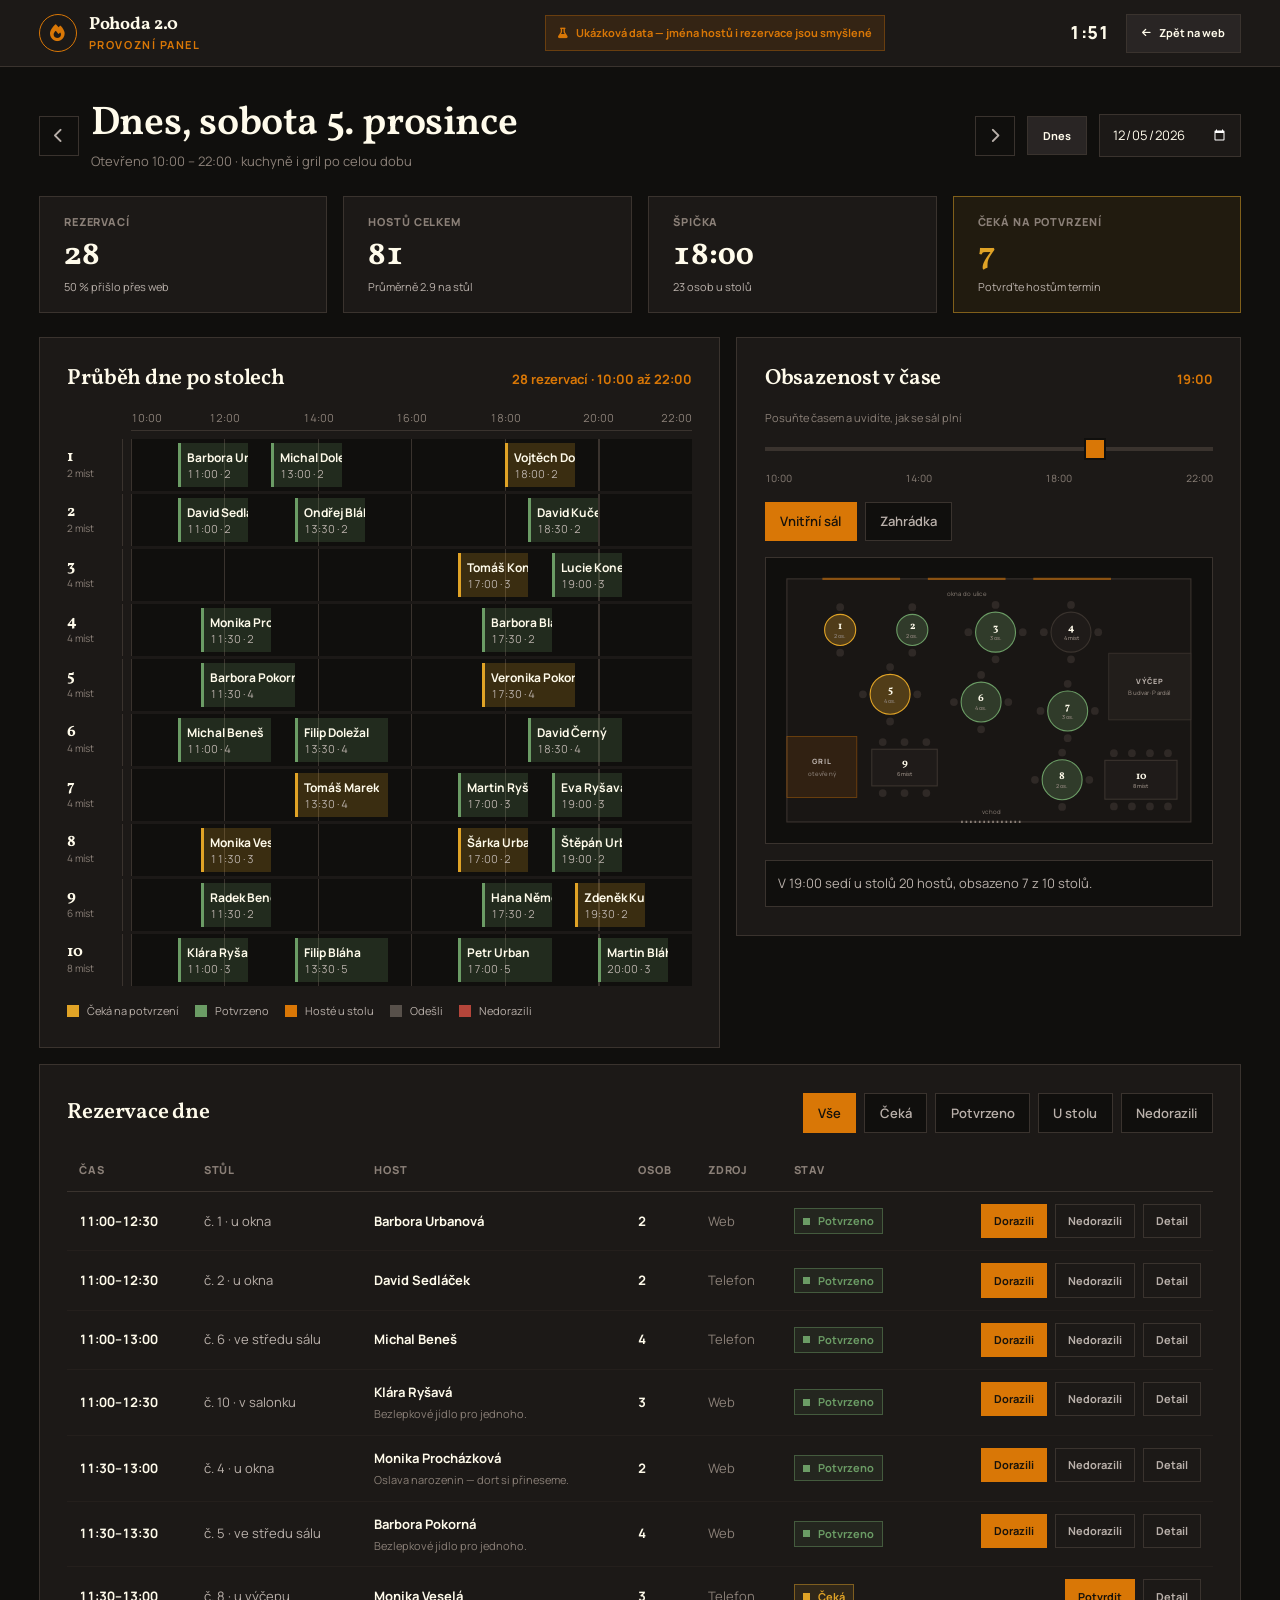
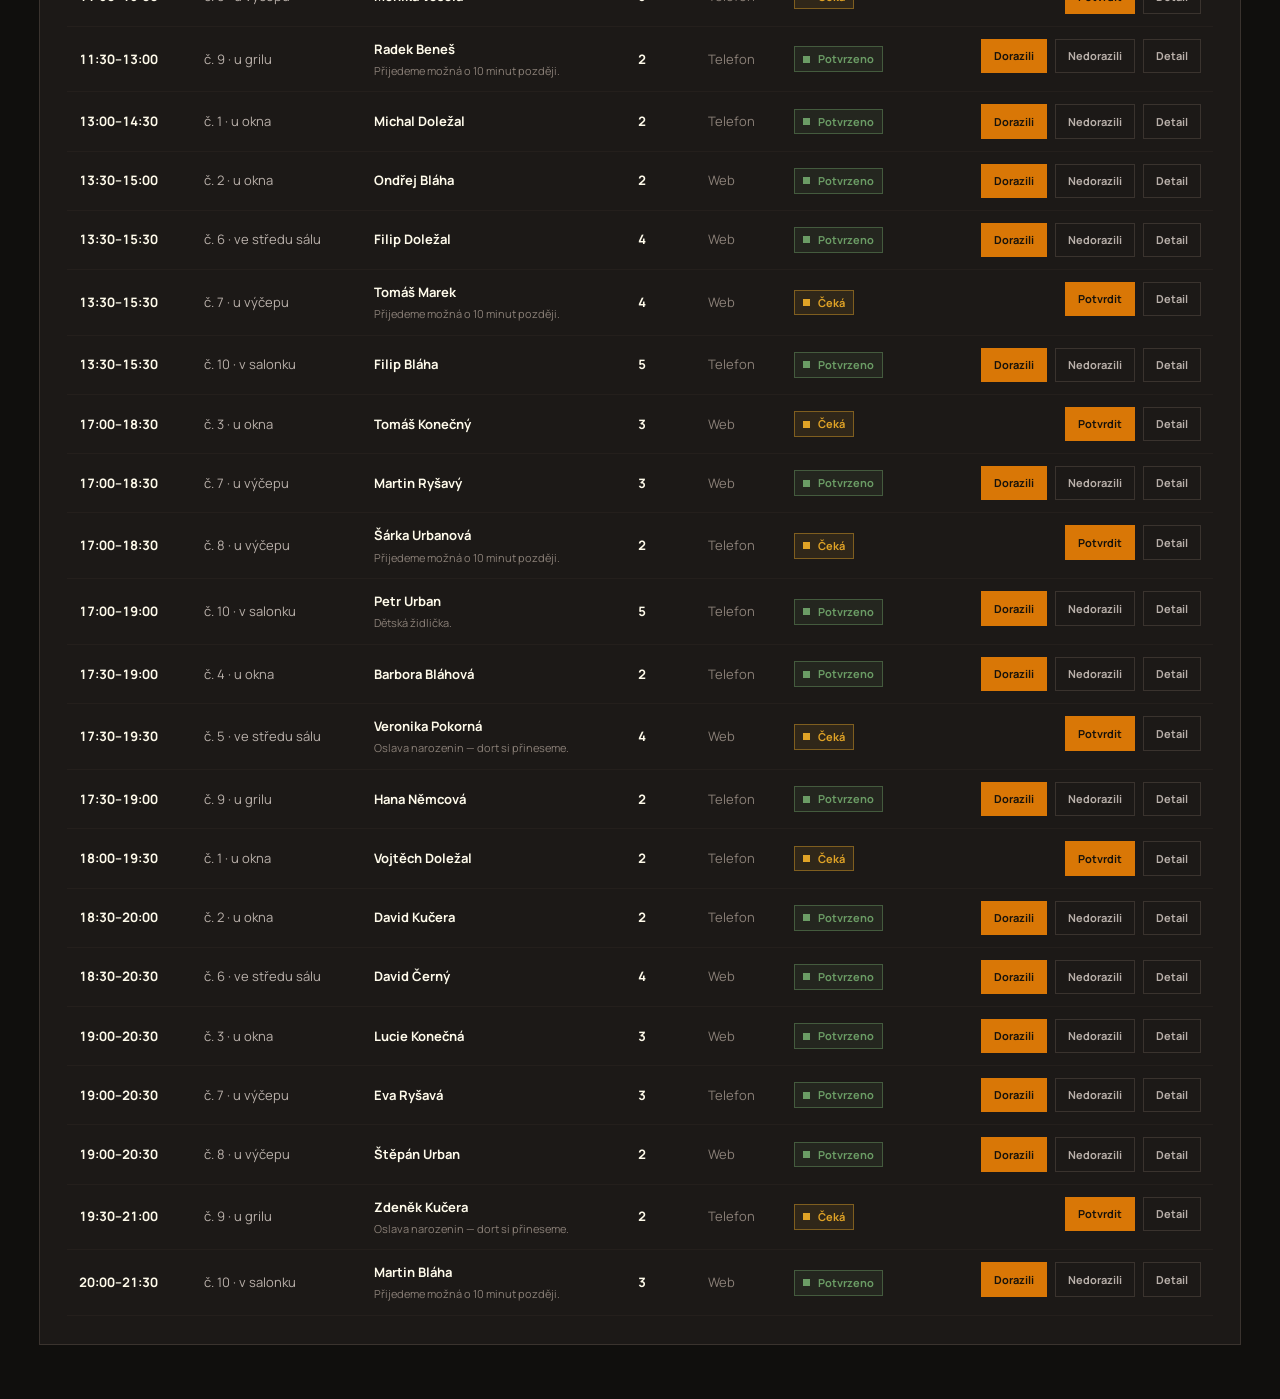
<file: admin.html>
<!DOCTYPE html>
<html lang="cs">
<head>
<meta charset="UTF-8">
<meta name="viewport" content="width=device-width, initial-scale=1">
<title>Provozní panel — Pohoda 2.0</title>
<meta name="description" content="Přehled rezervací, obsazenosti stolů a příchodů hostů pro obsluhu restaurace Pohoda 2.0.">
<meta name="robots" content="noindex">
<meta name="theme-color" content="#100f0d">

<link rel="icon" href="data:image/svg+xml,%3Csvg xmlns='http://www.w3.org/2000/svg' viewBox='0 0 32 32'%3E%3Crect width='32' height='32' fill='%23100f0d'/%3E%3Ctext x='16' y='23' font-family='Georgia,serif' font-size='19' font-weight='700' fill='%23d97706' text-anchor='middle'%3EP%3C/text%3E%3C/svg%3E">

<link rel="preconnect" href="https://fonts.googleapis.com">
<link rel="preconnect" href="https://fonts.gstatic.com" crossorigin>
<link href="https://fonts.googleapis.com/css2?family=Manrope:wght@400;500;600;700;800&family=Vollkorn:ital,wght@0,500;0,600;0,700;1,600;1,700&display=swap" rel="stylesheet">
<link rel="stylesheet" href="https://cdnjs.cloudflare.com/ajax/libs/font-awesome/6.5.2/css/all.min.css">

<link rel="stylesheet" href="assets/css/tokens.css">
<link rel="stylesheet" href="assets/css/main.css">
<link rel="stylesheet" href="assets/css/rezervace.css">
<link rel="stylesheet" href="assets/css/admin.css">
<link rel="stylesheet" href="assets/css/responsive.css">
</head>
<body class="admin">

<a class="skip-link" href="#prehled">Přeskočit na přehled</a>

<!-- ============================================================
     LIŠTA PANELU
     ============================================================ -->
<header class="abar">
  <div class="wrap abar__inner">
    <span class="brand">
      <span class="brand__mark" aria-hidden="true"><i class="fa-solid fa-fire"></i></span>
      <span>
        <span class="brand__name">Pohoda 2.0</span>
        <span class="brand__sub">Provozní panel</span>
      </span>
    </span>

    <p class="abar__demo">
      <i class="fa-solid fa-flask" aria-hidden="true"></i>
      Ukázková data — jména hostů i rezervace jsou smyšlené
    </p>

    <div class="abar__actions">
      <span class="abar__clock" data-clock aria-live="off">—</span>
      <a href="index.html" class="btn btn--dark btn--sm"><i class="fa-solid fa-arrow-left" aria-hidden="true"></i> Zpět na web</a>
    </div>
  </div>
</header>

<main id="prehled">

<!-- ============================================================
     DEN A SOUHRN
     ============================================================ -->
<section class="aday">
  <div class="wrap">
    <div class="aday__nav">
      <button class="aday__step" type="button" data-day-prev aria-label="Předchozí den">
        <i class="fa-solid fa-chevron-left" aria-hidden="true"></i>
      </button>

      <div class="aday__label">
        <h1 data-day-title>—</h1>
        <p data-day-sub>—</p>
      </div>

      <button class="aday__step" type="button" data-day-next aria-label="Následující den">
        <i class="fa-solid fa-chevron-right" aria-hidden="true"></i>
      </button>

      <button class="btn btn--dark btn--sm" type="button" data-day-today>Dnes</button>
      <input class="aday__picker" type="date" data-day-picker aria-label="Vybrat datum">
    </div>

    <dl class="cards">
      <div class="card">
        <dt>Rezervací</dt>
        <dd data-stat="rezervaci">—</dd>
        <p data-stat-note="rezervaci">—</p>
      </div>
      <div class="card">
        <dt>Hostů celkem</dt>
        <dd data-stat="hostu">—</dd>
        <p data-stat-note="hostu">—</p>
      </div>
      <div class="card">
        <dt>Špička</dt>
        <dd data-stat="spicka">—</dd>
        <p data-stat-note="spicka">—</p>
      </div>
      <div class="card card--action">
        <dt>Čeká na potvrzení</dt>
        <dd data-stat="ceka">—</dd>
        <p data-stat-note="ceka">—</p>
      </div>
    </dl>
  </div>
</section>

<div class="wrap agrid">

  <!-- ==========================================================
       ČASOVÁ OSA
       ========================================================== -->
  <section class="apanel timeline" aria-labelledby="nadpis-osa">
    <div class="apanel__head">
      <h2 id="nadpis-osa">Průběh dne po stolech</h2>
      <p class="apanel__sub" data-timeline-range>—</p>
    </div>

    <div class="timeline__scroll">
      <div class="timeline__inner" data-timeline>
        <div class="timeline__hours" data-timeline-hours aria-hidden="true"></div>
        <div class="timeline__rows" data-timeline-rows></div>
      </div>
    </div>

    <p class="timeline__empty" data-timeline-empty hidden>Na tento den zatím nemáme žádnou rezervaci.</p>

    <ul class="alegend">
      <li><span class="key key--ceka" aria-hidden="true"></span> Čeká na potvrzení</li>
      <li><span class="key key--potvrzeno" aria-hidden="true"></span> Potvrzeno</li>
      <li><span class="key key--dorazili" aria-hidden="true"></span> Hosté u stolu</li>
      <li><span class="key key--odesli" aria-hidden="true"></span> Odešli</li>
      <li><span class="key key--nedorazili" aria-hidden="true"></span> Nedorazili</li>
    </ul>
  </section>

  <!-- ==========================================================
       PLÁN V ČASE
       ========================================================== -->
  <section class="apanel aplan" aria-labelledby="nadpis-plan">
    <div class="apanel__head">
      <h2 id="nadpis-plan">Obsazenost v čase</h2>
      <p class="apanel__sub" data-plan-time>—</p>
    </div>

    <label class="aslider">
      <span class="aslider__label">Posuňte časem a uvidíte, jak se sál plní</span>
      <input type="range" data-time-slider min="600" max="1320" step="15" value="1140"
             aria-label="Čas dne">
      <span class="aslider__ticks" aria-hidden="true">
        <span>10:00</span><span>14:00</span><span>18:00</span><span>22:00</span>
      </span>
    </label>

    <div class="azones" role="tablist" aria-label="Části podniku">
      <button class="azone" type="button" role="tab" aria-selected="true" data-azone="sal">Vnitřní sál</button>
      <button class="azone" type="button" role="tab" aria-selected="false" data-azone="zahradka">Zahrádka</button>
    </div>

    <div class="plan__stage">
      <svg class="plan__svg" data-plan="sal" viewBox="0 0 760 470" role="group" aria-label="Plán vnitřního sálu">
        <g data-tables></g>
      </svg>
      <svg class="plan__svg" data-plan="zahradka" viewBox="0 0 760 470" role="group" aria-label="Plán zahrádky" hidden>
        <g data-tables></g>
      </svg>
    </div>

    <p class="aplan__note" data-plan-note>—</p>
  </section>

</div>

<!-- ============================================================
     SEZNAM REZERVACÍ
     ============================================================ -->
<section class="wrap alist" aria-labelledby="nadpis-seznam">
  <div class="apanel">
    <div class="apanel__head apanel__head--wrap">
      <h2 id="nadpis-seznam">Rezervace dne</h2>

      <div class="afilters" role="group" aria-label="Filtr podle stavu">
        <button class="chip" type="button" data-filter-stav="vse" aria-pressed="true">Vše</button>
        <button class="chip" type="button" data-filter-stav="ceka" aria-pressed="false">Čeká</button>
        <button class="chip" type="button" data-filter-stav="potvrzeno" aria-pressed="false">Potvrzeno</button>
        <button class="chip" type="button" data-filter-stav="dorazili" aria-pressed="false">U stolu</button>
        <button class="chip" type="button" data-filter-stav="nedorazili" aria-pressed="false">Nedorazili</button>
      </div>
    </div>

    <div class="atable__scroll">
      <table class="atable">
        <caption class="skip-link">Seznam rezervací na vybraný den</caption>
        <thead>
          <tr>
            <th scope="col">Čas</th>
            <th scope="col">Stůl</th>
            <th scope="col">Host</th>
            <th scope="col">Osob</th>
            <th scope="col">Zdroj</th>
            <th scope="col">Stav</th>
            <th scope="col"><span class="skip-link">Akce</span></th>
          </tr>
        </thead>
        <tbody data-list></tbody>
      </table>
    </div>

    <p class="atable__empty" data-list-empty hidden>Žádná rezervace v tomto filtru.</p>
  </div>
</section>

</main>

<!-- ============================================================
     DETAIL REZERVACE
     ============================================================ -->
<aside class="adetail" data-detail-panel hidden aria-labelledby="nadpis-detail">
  <div class="adetail__panel" role="dialog" aria-modal="true" aria-labelledby="nadpis-detail">
    <div class="adetail__head">
      <h2 id="nadpis-detail" data-detail-host>—</h2>
      <button class="adetail__close" type="button" data-detail-close aria-label="Zavřít detail">
        <i class="fa-solid fa-xmark" aria-hidden="true"></i>
      </button>
    </div>

    <dl class="adetail__list" data-detail-list></dl>

    <div class="adetail__actions" data-detail-actions></div>
  </div>
</aside>

<script src="assets/js/podnik.js"></script>
<script src="assets/js/admin.js"></script>
</body>
</html>
</file>
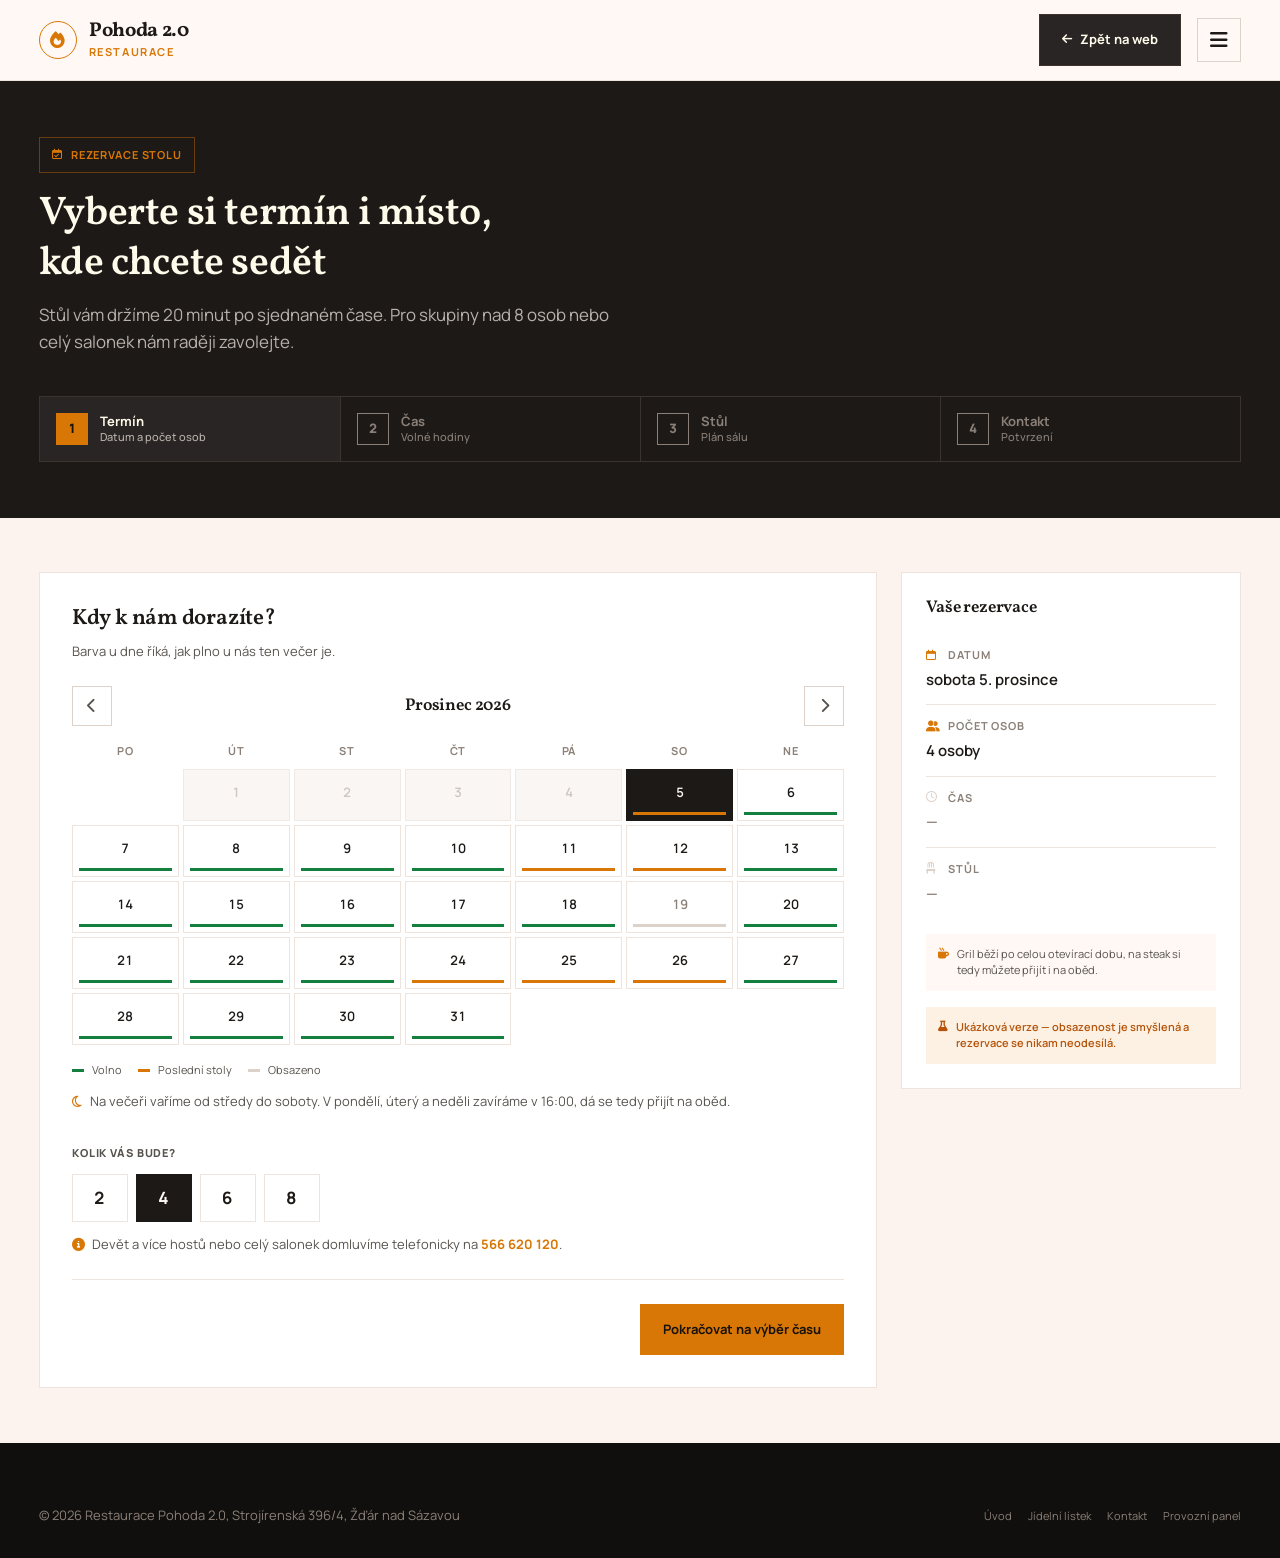
<file: rezervace.html>
<!DOCTYPE html>
<html lang="cs">
<head>
<meta charset="UTF-8">
<meta name="viewport" content="width=device-width, initial-scale=1">
<title>Rezervace stolu — Pohoda 2.0</title>
<meta name="description" content="Rezervujte si stůl v restauraci Pohoda 2.0 ve Žďáru nad Sázavou. Vyberte si datum, čas i konkrétní stůl v sále nebo na zahrádce.">
<meta name="theme-color" content="#1c1917">

<link rel="icon" href="data:image/svg+xml,%3Csvg xmlns='http://www.w3.org/2000/svg' viewBox='0 0 32 32'%3E%3Crect width='32' height='32' fill='%231c1917'/%3E%3Ctext x='16' y='23' font-family='Georgia,serif' font-size='19' font-weight='700' fill='%23d97706' text-anchor='middle'%3EP%3C/text%3E%3C/svg%3E">

<link rel="preconnect" href="https://fonts.googleapis.com">
<link rel="preconnect" href="https://fonts.gstatic.com" crossorigin>
<link href="https://fonts.googleapis.com/css2?family=Manrope:wght@400;500;600;700;800&family=Vollkorn:ital,wght@0,500;0,600;0,700;1,600;1,700&display=swap" rel="stylesheet">
<link rel="stylesheet" href="https://cdnjs.cloudflare.com/ajax/libs/font-awesome/6.5.2/css/all.min.css">

<link rel="stylesheet" href="assets/css/tokens.css">
<link rel="stylesheet" href="assets/css/main.css">
<link rel="stylesheet" href="assets/css/rezervace.css">
<link rel="stylesheet" href="assets/css/responsive.css">
</head>
<body>

<a class="skip-link" href="#krokovani">Přeskočit na rezervaci</a>

<header class="nav">
  <div class="wrap nav__inner">
    <a href="index.html" class="brand" aria-label="Pohoda 2.0, zpět na úvod">
      <span class="brand__mark" aria-hidden="true"><i class="fa-solid fa-fire"></i></span>
      <span>
        <span class="brand__name">Pohoda 2.0</span>
        <span class="brand__sub">Restaurace</span>
      </span>
    </a>

    <nav class="nav__links" id="hlavni-navigace" aria-label="Hlavní navigace">
      <a href="index.html#denni-menu">Denní menu</a>
      <a href="index.html#jidelni-listek">Jídelní lístek</a>
      <a href="index.html#speciality">Speciality z grilu</a>
      <a href="index.html#o-nas">O nás</a>
      <a href="rezervace.html" class="is-current">Rezervace</a>
      <a href="index.html#kontakt">Kontakt</a>
      <a href="admin.html" class="nav__panel">Provozní panel <span class="tag-demo">demo</span></a>
    </nav>

    <div class="nav__actions">
      <a href="tel:+420566620120" class="nav__phone" aria-label="Zavolat na 566 620 120"><i class="fa-solid fa-phone" aria-hidden="true"></i> <span class="label">566 620 120</span></a>
      <a href="index.html" class="btn btn--dark"><i class="fa-solid fa-arrow-left" aria-hidden="true"></i> Zpět na web</a>
      <button class="nav__burger" type="button" aria-expanded="false" aria-controls="hlavni-navigace" aria-label="Otevřít menu">
        <i class="fa-solid fa-bars" aria-hidden="true"></i>
      </button>
    </div>
  </div>
</header>

<!-- ============================================================
     HLAVIČKA REZERVACE + KROKOVNÍK
     ============================================================ -->
<section class="rez-head" id="krokovani">
  <div class="wrap">
    <p class="eyebrow eyebrow--boxed"><i class="fa-regular fa-calendar-check" aria-hidden="true"></i> Rezervace stolu</p>
    <h1 class="rez-head__title">Vyberte si termín i místo, kde chcete sedět</h1>
    <p class="rez-head__lead">Stůl vám držíme 20 minut po sjednaném čase. Pro skupiny nad 8 osob nebo celý salonek nám raději zavolejte.</p>

    <ol class="steps" aria-label="Průběh rezervace">
      <li class="steps__item is-active" data-step-nav="1">
        <span class="steps__num">1</span>
        <span class="steps__label">Termín<small>Datum a počet osob</small></span>
      </li>
      <li class="steps__item" data-step-nav="2">
        <span class="steps__num">2</span>
        <span class="steps__label">Čas<small>Volné hodiny</small></span>
      </li>
      <li class="steps__item" data-step-nav="3">
        <span class="steps__num">3</span>
        <span class="steps__label">Stůl<small>Plán sálu</small></span>
      </li>
      <li class="steps__item" data-step-nav="4">
        <span class="steps__num">4</span>
        <span class="steps__label">Kontakt<small>Potvrzení</small></span>
      </li>
    </ol>
  </div>
</section>

<main class="section section--warm rez-main">
  <div class="wrap rez-grid">

    <!-- ==========================================================
         SLOUPEC S KROKY
         ========================================================== -->
    <div class="rez-flow">

      <!-- KROK 1 — termín -------------------------------------- -->
      <section class="step panel" data-step="1" aria-labelledby="nadpis-krok-1">
        <h2 class="step__title" id="nadpis-krok-1">Kdy k nám dorazíte?</h2>
        <p class="step__hint">Barva u dne říká, jak plno u nás ten večer je.</p>

        <div class="cal">
          <div class="cal__bar">
            <button class="cal__nav" type="button" data-cal-prev aria-label="Předchozí měsíc"><i class="fa-solid fa-chevron-left" aria-hidden="true"></i></button>
            <h3 class="cal__month" data-cal-month aria-live="polite">—</h3>
            <button class="cal__nav" type="button" data-cal-next aria-label="Následující měsíc"><i class="fa-solid fa-chevron-right" aria-hidden="true"></i></button>
          </div>
          <div class="cal__dow" aria-hidden="true">
            <span>Po</span><span>Út</span><span>St</span><span>Čt</span><span>Pá</span><span>So</span><span>Ne</span>
          </div>
          <div class="cal__grid" data-cal-grid role="group" aria-label="Výběr data"></div>
          <ul class="cal__legend">
            <li><span class="dot dot--free" aria-hidden="true"></span> Volno</li>
            <li><span class="dot dot--busy" aria-hidden="true"></span> Poslední stoly</li>
            <li><span class="dot dot--full" aria-hidden="true"></span> Obsazeno</li>
          </ul>
          <p class="cal__note">
            <i class="fa-regular fa-moon" aria-hidden="true"></i>
            Na večeři vaříme od středy do soboty. V pondělí, úterý a neděli zavíráme v 16:00, dá se tedy přijít na oběd.
          </p>
        </div>

        <fieldset class="party">
          <legend>Kolik vás bude?</legend>
          <div class="party__row" data-party>
            <button class="party__btn" type="button" data-people="2">2</button>
            <button class="party__btn is-selected" type="button" data-people="4">4</button>
            <button class="party__btn" type="button" data-people="6">6</button>
            <button class="party__btn" type="button" data-people="8">8</button>
          </div>
          <p class="party__note"><i class="fa-solid fa-circle-info" aria-hidden="true"></i> Devět a více hostů nebo celý salonek domluvíme telefonicky na <a href="tel:+420566620120">566 620 120</a>.</p>
        </fieldset>

        <div class="step__foot">
          <span></span>
          <button class="btn btn--ember" type="button" data-next="2">Pokračovat na výběr času</button>
        </div>
      </section>

      <!-- KROK 2 — čas ----------------------------------------- -->
      <section class="step panel" data-step="2" hidden aria-labelledby="nadpis-krok-2">
        <h2 class="step__title" id="nadpis-krok-2">V kolik si sednete?</h2>
        <p class="step__hint">Obsazené časy necháváme vidět, ať víte, kdy je u nás nabito.</p>

        <div class="slots" data-slots-obed>
          <h3 class="slots__title"><i class="fa-solid fa-sun" aria-hidden="true"></i> Oběd</h3>
          <div class="slots__row" data-slots="obed" role="group" aria-label="Časy oběda"></div>
        </div>

        <div class="slots" data-slots-vecere>
          <h3 class="slots__title"><i class="fa-solid fa-moon" aria-hidden="true"></i> Večer</h3>
          <div class="slots__row" data-slots="vecer" role="group" aria-label="Časy večeře"></div>
        </div>

        <p class="slots__empty" data-slots-empty hidden></p>

        <div class="step__foot">
          <button class="btn btn--ghost" type="button" data-back="1"><i class="fa-solid fa-arrow-left" aria-hidden="true"></i> Zpět na termín</button>
          <button class="btn btn--ember" type="button" data-next="3">Pokračovat na výběr stolu</button>
        </div>
      </section>

      <!-- KROK 3 — stůl ---------------------------------------- -->
      <section class="step" data-step="3" hidden aria-labelledby="nadpis-krok-3">
        <div class="panel">
          <h2 class="step__title" id="nadpis-krok-3">Kde chcete sedět?</h2>
          <p class="step__hint">Klikněte na stůl v plánu. Šedé stoly už na váš čas někdo drží.</p>

          <div class="zones" role="tablist" aria-label="Části podniku">
            <button class="zone" type="button" role="tab" aria-selected="true" data-zone="sal">
              <i class="fa-solid fa-utensils" aria-hidden="true"></i> Vnitřní sál
              <small>10 stolů · 40 míst</small>
            </button>
            <button class="zone" type="button" role="tab" aria-selected="false" data-zone="zahradka">
              <i class="fa-solid fa-tree" aria-hidden="true"></i> Zahrádka
              <small>4 stoly · 18 míst · gril</small>
            </button>
          </div>
        </div>

        <!-- Plán sálu je tmavý blok — stejný jazyk jako polední menu -->
        <div class="plan">
          <div class="plan__head">
            <h3>Plán podniku</h3>
            <p class="plan__when" data-plan-when>—</p>
          </div>

          <p class="plan__hint"><i class="fa-solid fa-arrows-left-right" aria-hidden="true"></i> Plánem můžete posunout do stran.</p>

          <div class="plan__stage">
            <svg class="plan__svg" data-plan="sal" viewBox="0 0 760 470" role="group" aria-label="Plán vnitřního sálu">
              <g data-tables></g>
            </svg>

            <svg class="plan__svg" data-plan="zahradka" viewBox="0 0 760 470" role="group" aria-label="Plán zahrádky" hidden>
              <g data-tables></g>
            </svg>
          </div>

          <ul class="plan__legend">
            <li><span class="key key--free" aria-hidden="true"></span> Volný</li>
            <li><span class="key key--taken" aria-hidden="true"></span> Obsazený</li>
            <li><span class="key key--small" aria-hidden="true"></span> Malý pro váš počet</li>
            <li><span class="key key--picked" aria-hidden="true"></span> Váš výběr</li>
          </ul>
        </div>

        <div class="panel">
          <div class="step__foot">
            <button class="btn btn--ghost" type="button" data-back="2"><i class="fa-solid fa-arrow-left" aria-hidden="true"></i> Zpět na čas</button>
            <button class="btn btn--ember" type="button" data-next="4">Pokračovat na kontakt</button>
          </div>
        </div>
      </section>

      <!-- KROK 4 — kontakt ------------------------------------- -->
      <section class="step panel" data-step="4" hidden aria-labelledby="nadpis-krok-4">
        <h2 class="step__title" id="nadpis-krok-4">Kam vám pošleme potvrzení?</h2>
        <p class="step__hint">Rezervaci potvrdíme SMS. Pokud by se něco změnilo, ozveme se telefonicky.</p>

        <form class="form" id="formular-rezervace" novalidate>
          <div class="form__row form__row--2">
            <p class="field">
              <label for="jmeno">Jméno a příjmení <span class="req" aria-hidden="true">*</span></label>
              <input type="text" id="jmeno" name="jmeno" placeholder="Jan Novák" autocomplete="name" required>
            </p>
            <p class="field">
              <label for="telefon">Telefonní číslo <span class="req" aria-hidden="true">*</span></label>
              <input type="tel" id="telefon" name="telefon" placeholder="+420 777 000 000" autocomplete="tel" required>
            </p>
          </div>

          <p class="field">
            <label for="email">E-mail <span class="volitelne">nepovinné</span></label>
            <input type="email" id="email" name="email" placeholder="vas@email.cz" autocomplete="email">
          </p>

          <fieldset class="occasion">
            <legend>Jde o zvláštní příležitost?</legend>
            <div class="occasion__row" data-occasion>
              <button class="tagbtn is-selected" type="button" data-occasion-value="">Běžná návštěva</button>
              <button class="tagbtn" type="button" data-occasion-value="Narozeniny">Narozeniny</button>
              <button class="tagbtn" type="button" data-occasion-value="Oslava">Rodinná oslava</button>
              <button class="tagbtn" type="button" data-occasion-value="Firemní akce">Firemní akce</button>
            </div>
          </fieldset>

          <p class="field">
            <label for="poznamka">Poznámka pro kuchyni a obsluhu</label>
            <textarea id="poznamka" name="poznamka" placeholder="Např. dětská židlička, bezlepkové jídlo, chceme Tomahawk – připravte ho prosím."></textarea>
          </p>

          <div class="step__foot">
            <button class="btn btn--ghost" type="button" data-back="3"><i class="fa-solid fa-arrow-left" aria-hidden="true"></i> Zpět na výběr stolu</button>
            <button class="btn btn--ember" type="submit">Závazně rezervovat <i class="fa-regular fa-circle-check" aria-hidden="true"></i></button>
          </div>

          <p class="form__status" id="stav-rezervace" role="status" hidden></p>
        </form>
      </section>

      <!-- POTVRZENÍ -------------------------------------------- -->
      <section class="step done" data-step="5" hidden aria-labelledby="nadpis-hotovo">
        <div class="done__mark" aria-hidden="true"><i class="fa-solid fa-check"></i></div>
        <h2 class="done__title" id="nadpis-hotovo">Stůl je váš. Těšíme se!</h2>
        <p class="done__lead">Potvrzení jsme odeslali SMS. Stůl držíme 20 minut po sjednaném čase — kdyby se vám cokoliv posunulo, stačí zavolat.</p>

        <dl class="done__recap" data-done-recap></dl>

        <p class="done__code">Číslo rezervace <strong data-done-code>—</strong></p>

        <div class="done__cta">
          <a href="index.html#jidelni-listek" class="btn btn--ink">Prohlédnout jídelní lístek</a>
          <a href="tel:+420566620120" class="btn btn--ghost"><i class="fa-solid fa-phone" aria-hidden="true"></i> Zavolat do restaurace</a>
          <button class="btn btn--ghost" type="button" data-restart>Nová rezervace</button>
        </div>
      </section>

    </div>

    <!-- ==========================================================
         SOUHRN
         ========================================================== -->
    <aside class="recap" aria-label="Souhrn rezervace">
      <div class="recap__inner">
        <h2 class="recap__title">Vaše rezervace</h2>
        <dl class="recap__list">
          <div class="recap__row" data-recap="datum">
            <dt><i class="fa-regular fa-calendar" aria-hidden="true"></i> Datum</dt>
            <dd>—</dd>
          </div>
          <div class="recap__row" data-recap="osob">
            <dt><i class="fa-solid fa-user-group" aria-hidden="true"></i> Počet osob</dt>
            <dd>—</dd>
          </div>
          <div class="recap__row" data-recap="cas">
            <dt><i class="fa-regular fa-clock" aria-hidden="true"></i> Čas</dt>
            <dd>—</dd>
          </div>
          <div class="recap__row" data-recap="stul">
            <dt><i class="fa-solid fa-chair" aria-hidden="true"></i> Stůl</dt>
            <dd>—</dd>
          </div>
        </dl>

        <p class="recap__note">
          <i class="fa-solid fa-mug-hot" aria-hidden="true"></i>
          Gril běží po celou otevírací dobu, na steak si tedy můžete přijít i na oběd.
        </p>

        <p class="recap__demo">
          <i class="fa-solid fa-flask" aria-hidden="true"></i>
          Ukázková verze — obsazenost je smyšlená a rezervace se nikam neodesílá.
        </p>
      </div>
    </aside>

  </div>
</main>

<footer class="footer">
  <div class="wrap">
    <div class="footer__bottom" style="margin-top:0;padding-top:0;border-top:none">
      <p>© 2026 Restaurace Pohoda 2.0, Strojírenská 396/4, Žďár nad Sázavou</p>
      <nav aria-label="Doplňkové odkazy">
        <a href="index.html">Úvod</a>
        <a href="index.html#jidelni-listek">Jídelní lístek</a>
        <a href="index.html#kontakt">Kontakt</a>
        <a href="admin.html">Provozní panel</a>
      </nav>
    </div>
  </div>
</footer>

<script src="assets/js/podnik.js"></script>
<script src="assets/js/app.js"></script>
<script src="assets/js/rezervace.js"></script>
</body>
</html>
</file>
<file: assets/css/tokens.css>
/* =============================================================
   POHODA 2.0 — Design tokens
   Realizace Figma návrhu: střídání tmavých „grilových" pásů
   a světlých krémových sekcí s tištěným jídelním lístkem.
   ============================================================= */

:root {
  /* ---------- Tmavé plochy (hero, polední menu, patička) ---------- */
  --coal:        #100f0d;   /* topbar, patička, nejhlubší plocha */
  --char:        #1c1917;   /* hlavní tmavá plocha */
  --ash:         #292524;   /* tmavé karty a tlačítka */
  --ash-hi:      #332e2b;   /* hover na tmavé */
  --line-dark:   #3a332e;   /* linky na tmavé */

  /* ---------- Světlé plochy (příběh, lístek, rezervace) ---------- */
  --cream:       #fff8f5;   /* krémový podklad sekcí */
  --cream-warm:  #fdf3ee;   /* teplejší varianta pásu */
  --card:        #ffffff;   /* bílé karty */
  --line-light:  #ede4de;   /* linky na světlé */
  --line-input:  #ddd2ca;   /* rámečky formulářových polí */

  /* ---------- Oheň ---------- */
  --ember:       #d97706;   /* primární akce, ceny, akcenty */
  --ember-hi:    #ef8c0a;   /* hover */
  --ember-deep:  #b45309;   /* stisk */
  --flame:       #ea580c;   /* mikroakcent: nábor, žhavé */
  --ember-tint:  #fdf1e3;   /* světlá výplň pod akcentem */

  /* ---------- Text ---------- */
  --foam:        #fffbeb;   /* text na tmavé */
  --stone:       #b9b0aa;   /* sekundární na tmavé */
  --stone-dim:   #8b8078;   /* meta na tmavé */
  --ink:         #1c1917;   /* text na světlé */
  --ink-soft:    #57534e;   /* popisy na světlé */
  --ink-dim:     #8b8078;   /* meta na světlé */

  /* ---------- Stavy ---------- */
  --open:        #15803d;   /* dnes otevřeno */
  --open-tint:   #e8f3ec;

  /* ---------- Stavy stolů v plánu sálu ---------- */
  --free:        #6b9c65;   /* volný stůl — mech Vysočiny */
  --free-fill:   rgba(107,156,101,0.22);
  --free-hover:  rgba(107,156,101,0.4);
  --taken:       #57504a;   /* stůl už někdo drží */
  --taken-fill:  #241f1c;

  /* ---------- Typografie ---------- */
  --font-display: 'Vollkorn', Georgia, 'Times New Roman', serif;
  --font-text:    'Manrope', system-ui, -apple-system, 'Segoe UI', sans-serif;

  /* Fluidní škála: mobil 360 px → desktop 1440 px.
     Nad 1800 px roste přes html{font-size}, ne přes vw. */
  --t-display: clamp(2.25rem, 1.35rem + 3.9vw, 3.5rem);
  --t-h2:      clamp(1.75rem, 1.25rem + 2.1vw, 2.5rem);
  --t-h3:      clamp(1.15rem, 1.05rem + 0.45vw, 1.375rem);
  --t-h4:      1.0625rem;
  --t-lead:    clamp(0.95rem, 0.9rem + 0.2vw, 1.0625rem);
  --t-body:    0.9375rem;
  --t-sm:      0.8125rem;
  --t-xs:      0.6875rem;

  --lh-tight:  1.14;
  --lh-head:   1.25;
  --lh-body:   1.62;
  --track-label: 0.08em;   /* prostrkání verzálkových popisků */

  /* ---------- Rozestupy ---------- */
  --s-1: 0.25rem;  --s-2: 0.5rem;   --s-3: 0.75rem;  --s-4: 1rem;
  --s-5: 1.5rem;   --s-6: 2rem;     --s-7: 3rem;     --s-8: 4rem;
  --s-9: 6rem;     --s-10: 8rem;

  /* ---------- Layout ---------- */
  --page:   1280px;
  --gutter: clamp(1rem, 0.35rem + 2.6vw, 3rem);
  --nav-h:  80px;

  /* ---------- Tvar: ostré rohy jsou identita podniku ---------- */
  --radius: 0;

  /* ---------- Hloubka ---------- */
  --lift-1: 0 1px 2px rgba(28,25,23,0.04);
  --lift-2: 0 8px 24px -4px rgba(28,25,23,0.08), 0 2px 6px -1px rgba(28,25,23,0.04);
  --lift-3: 0 24px 60px -20px rgba(28,25,23,0.28);

  /* ---------- Pohyb ---------- */
  --ease: cubic-bezier(0.22, 0.61, 0.36, 1);
  --fast: 140ms;
  --mid:  260ms;
  --slow: 520ms;
}

/* Velké obrazovky a televize: neroztahovat, zvětšit celý systém. */
@media (min-width: 1800px) { html { font-size: 17.5px; } :root { --page: 1440px; } }
@media (min-width: 2400px) { html { font-size: 21px;   } :root { --page: 1680px; } }
@media (min-width: 3200px) { html { font-size: 27px;   } :root { --page: 2100px; } }
</file>
<file: assets/css/main.css>
/* =============================================================
   POHODA 2.0 — Grill & Pivnice
   Základ, komponenty a sekce one-page layoutu.
   Návaznost: tokens.css
   ============================================================= */

/* ---------------------------------------------------------------
   1. RESET A ZÁKLAD
   --------------------------------------------------------------- */
*, *::before, *::after { box-sizing: border-box; }
* { margin: 0; padding: 0; }

html {
  -webkit-text-size-adjust: 100%;
  scroll-behavior: smooth;
  scroll-padding-top: calc(var(--nav-h) + 8px);
}

body {
  font-family: var(--font-text);
  font-size: var(--t-body);
  line-height: var(--lh-body);
  color: var(--ink);
  background-color: var(--cream);
  -webkit-font-smoothing: antialiased;
  text-rendering: optimizeLegibility;
  overflow-x: hidden;
}

img, svg, iframe { display: block; max-width: 100%; }
img { height: auto; }
ul, ol { list-style: none; }
a { color: inherit; text-decoration: none; }
button, input, textarea, select { font: inherit; color: inherit; }
button { background: none; border: none; cursor: pointer; }

/* Atribut hidden musí přebít i display z komponent. */
[hidden] { display: none !important; }

h1, h2, h3, h4 {
  font-family: var(--font-display);
  font-weight: 600;
  line-height: var(--lh-head);
  letter-spacing: -0.01em;
}

/* Viditelný focus všude — klávesnice je plnohodnotná cesta webem. */
:focus-visible {
  outline: 2px solid var(--ember);
  outline-offset: 3px;
}

@media (prefers-reduced-motion: reduce) {
  html { scroll-behavior: auto; }
  *, *::before, *::after {
    animation-duration: 0.01ms !important;
    animation-iteration-count: 1 !important;
    transition-duration: 0.01ms !important;
  }
}

/* Přeskočit na obsah — první tabulátor na stránce. */
.skip-link {
  position: absolute; left: var(--s-4); top: -100px; z-index: 200;
  background: var(--ember); color: #14110d;
  padding: var(--s-3) var(--s-5); font-weight: 700; font-size: var(--t-sm);
  transition: top var(--fast) var(--ease);
}
.skip-link:focus { top: var(--s-4); }

/* ---------------------------------------------------------------
   2. LAYOUT
   --------------------------------------------------------------- */
.wrap {
  width: 100%;
  max-width: var(--page);
  margin-inline: auto;
  padding-inline: var(--gutter);
}

.section { padding-block: clamp(3rem, 1.5rem + 6vw, 6rem); }
.section--dark { background: var(--char); color: var(--foam); }
.section--cream { background: var(--cream); }
.section--warm { background: var(--cream-warm); }

/* ---------------------------------------------------------------
   3. TYPOGRAFICKÉ PRVKY
   --------------------------------------------------------------- */
.eyebrow {
  display: inline-flex; align-items: center; gap: var(--s-2);
  font-size: var(--t-xs); font-weight: 700;
  letter-spacing: var(--track-label); text-transform: uppercase;
  color: var(--ember);
}
.eyebrow--boxed {
  border: 1px solid rgba(217,119,6,0.4);
  padding: var(--s-2) var(--s-3);
}
.eyebrow--rule::before {
  content: ""; width: 28px; height: 2px; background: var(--ember); flex: none;
}

.h-display { font-size: var(--t-display); line-height: var(--lh-tight); }
.h-section { font-size: var(--t-h2); }
.accent-italic { color: var(--ember); font-style: italic; }

.lead {
  font-size: var(--t-lead);
  color: var(--ink-soft);
  max-width: 58ch;
}
.section--dark .lead { color: var(--stone); }

/* ---------------------------------------------------------------
   4. TLAČÍTKA
   --------------------------------------------------------------- */
.btn {
  display: inline-flex; align-items: center; justify-content: center;
  gap: var(--s-2);
  padding: 0.875rem 1.375rem;
  font-size: var(--t-sm); font-weight: 700;
  border: 1px solid transparent; border-radius: var(--radius);
  cursor: pointer; white-space: nowrap;
  transition: background-color var(--fast) var(--ease),
              color var(--fast) var(--ease),
              border-color var(--fast) var(--ease);
}
.btn i { font-size: 0.9em; }

.btn--ember { background: var(--ember); color: #17120b; }
.btn--ember:hover { background: var(--ember-hi); }
.btn--ember:active { background: var(--ember-deep); color: var(--foam); }

.btn--dark { background: var(--ash); color: var(--foam); border-color: var(--line-dark); }
.btn--dark:hover { background: var(--ash-hi); border-color: var(--stone-dim); }

.btn--ink { background: var(--ink); color: var(--cream); }
.btn--ink:hover { background: var(--ash); }

.btn--ghost { background: transparent; color: var(--ink); border-color: var(--line-input); }
.btn--ghost:hover { background: var(--cream); border-color: var(--ink-dim); }

.btn--block { width: 100%; }
.btn--sm { padding: 0.6rem 0.95rem; font-size: var(--t-xs); }

.btn-icon {
  width: 44px; height: 44px; flex: none;
  display: inline-flex; align-items: center; justify-content: center;
  background: var(--ember-deep); color: var(--foam);
  transition: background-color var(--fast) var(--ease);
}
.btn-icon:hover { background: var(--ember); color: #17120b; }

/* Textový odkaz se šipkou — v kartách nabídky. */
.link-arrow {
  display: inline-flex; align-items: center; gap: var(--s-2);
  font-size: var(--t-sm); font-weight: 700; color: var(--ember);
}
.link-arrow i { transition: transform var(--fast) var(--ease); }
.link-arrow:hover i { transform: translateX(4px); }

/* ---------------------------------------------------------------
   5. NAVBAR (světlý) + TOPBAR (tmavý)
   --------------------------------------------------------------- */
.nav {
  position: sticky; top: 0; z-index: 100;
  background: var(--cream);
  border-bottom: 1px solid var(--line-light);
}
.nav__inner {
  display: flex; align-items: center; gap: var(--s-5);
  height: var(--nav-h);
}

.brand { display: flex; align-items: center; gap: var(--s-3); flex: none; }
.brand__mark {
  width: 38px; height: 38px; flex: none;
  display: grid; place-items: center;
  border: 1.5px solid var(--ember);
  border-radius: 50%;
  color: var(--ember); font-size: 1.05rem;
}
.brand__name {
  font-family: var(--font-display); font-weight: 700;
  font-size: 1.25rem; line-height: 1.1; letter-spacing: -0.015em;
}
.brand__sub {
  display: block;
  font-size: var(--t-xs); font-weight: 700; color: var(--ember);
  letter-spacing: 0.14em; text-transform: uppercase;
}

.nav__links { display: flex; align-items: center; gap: clamp(0.75rem, 1.4vw, 1.5rem); margin-inline: auto; }
.nav__links a {
  font-size: var(--t-sm); font-weight: 600; color: var(--ink);
  white-space: nowrap;
  padding-block: var(--s-2);
  border-bottom: 2px solid transparent;
  transition: color var(--fast) var(--ease), border-color var(--fast) var(--ease);
}
.nav__links a:hover { color: var(--ember); }
.nav__links a.is-current { color: var(--ember); border-bottom-color: var(--ember); }

/* Rezervační CTA se na mobilu přesouvá dovnitř rozbaleného menu. */
.nav__cta-mobile { display: none; }

.nav__actions { display: flex; align-items: center; gap: var(--s-4); flex: none; }
.nav__phone { display: inline-flex; align-items: center; gap: var(--s-2); font-size: var(--t-sm); font-weight: 700; }
.nav__phone i { color: var(--ember); }

.nav__burger {
  display: none; width: 44px; height: 44px;
  align-items: center; justify-content: center;
  font-size: 1.25rem; color: var(--ink);
  border: 1px solid var(--line-input);
}

.topbar {
  background: var(--coal); color: var(--stone);
  border-bottom: 1px solid var(--line-dark);
  font-size: var(--t-xs);
}
.topbar__inner {
  display: flex; align-items: center; justify-content: space-between;
  gap: var(--s-4); min-height: 40px; padding-block: var(--s-2);
}
.topbar__left, .topbar__right { display: flex; align-items: center; gap: var(--s-3); }
.topbar__right { flex: none; }
.topbar a { color: inherit; }
.topbar a:hover { color: var(--ember); }
.topbar__sep { opacity: 0.35; }

.tag-hiring {
  display: inline-flex; align-items: center; gap: var(--s-1);
  background: var(--flame); color: #fff;
  padding: 3px var(--s-2);
  font-size: 0.625rem; font-weight: 800; letter-spacing: 0.06em;
  text-transform: uppercase; white-space: nowrap;
}

/* ---------------------------------------------------------------
   6. HERO
   --------------------------------------------------------------- */
.hero {
  background: var(--char); color: var(--foam);
  padding-block: clamp(2.5rem, 1rem + 5vw, 5rem) clamp(2.5rem, 1rem + 4vw, 4rem);
}
.hero__grid {
  display: grid; grid-template-columns: 1fr 1fr;
  gap: clamp(2rem, 1rem + 3vw, 4rem);
  align-items: center;
}
.hero__content { display: flex; flex-direction: column; align-items: flex-start; gap: var(--s-5); }
.hero__title { font-size: var(--t-display); line-height: var(--lh-tight); color: var(--foam); }
.hero__cta { display: flex; flex-wrap: wrap; gap: var(--s-3); }

.hero__facts {
  display: grid; grid-template-columns: repeat(3, 1fr);
  border: 1px solid var(--line-dark);
  width: 100%;
}
.hero__fact { padding: var(--s-4); }
.hero__fact + .hero__fact { border-left: 1px solid var(--line-dark); }
.hero__fact dt { font-size: var(--t-sm); font-weight: 700; color: var(--ember); margin-bottom: 2px; }
.hero__fact dd { font-size: var(--t-sm); color: var(--stone); line-height: 1.4; }

.hero__visual { position: relative; }
.hero__photo {
  width: 100%; aspect-ratio: 16 / 11; object-fit: cover;
  background: var(--ash);
}
.hero__badge {
  position: absolute; left: clamp(-2.5rem, -2vw, 0rem); bottom: -28px;
  right: var(--s-5);
  display: flex; align-items: center; gap: var(--s-4);
  background: var(--coal); border: 1px solid var(--line-dark);
  padding: var(--s-4);
  box-shadow: var(--lift-3);
}
.hero__badge-icon {
  width: 46px; height: 46px; flex: none;
  display: grid; place-items: center;
  background: var(--ember); color: #17120b; font-size: 1.15rem;
}
.hero__badge h2 { font-size: var(--t-h3); color: var(--foam); }
.hero__badge p { font-size: var(--t-sm); color: var(--stone); }
.hero__badge-time {
  margin-left: auto; flex: none;
  font-size: var(--t-sm); font-weight: 800; color: var(--ember);
  letter-spacing: 0.04em; white-space: nowrap;
}

.hero__strip {
  display: grid; grid-template-columns: repeat(3, 1fr);
  gap: var(--s-4);
  margin-top: clamp(3.5rem, 2rem + 4vw, 5rem);
  background: var(--ash); border: 1px solid var(--line-dark);
  padding: var(--s-5) var(--s-6);
  font-size: var(--t-sm);
}
.hero__strip > * { display: flex; align-items: center; gap: var(--s-2); }
.hero__strip i { color: var(--ember); }
.hero__strip > :nth-child(2) { justify-content: center; }
.hero__strip > :nth-child(3) { justify-content: flex-end; color: var(--ember); font-weight: 700; }

/* ---------------------------------------------------------------
   7. PŘÍBĚH RESTAURACE
   --------------------------------------------------------------- */
.story__grid {
  display: grid; grid-template-columns: minmax(0, 5fr) minmax(0, 7fr);
  gap: clamp(2rem, 1rem + 3vw, 4rem);
  align-items: start;
}
.story__text { display: flex; flex-direction: column; gap: var(--s-4); align-items: flex-start; }
.story__text p { color: var(--ink-soft); max-width: 46ch; }

.stats { display: flex; gap: var(--s-5); margin-top: var(--s-3); width: 100%; }
.stats > div { flex: 1; }
.stats > div + div { border-left: 1px solid var(--line-light); padding-left: var(--s-5); }
.stats dt {
  font-family: var(--font-display); font-size: 1.5rem; font-weight: 700;
  color: var(--ember); line-height: 1.1;
}
.stats dd { font-size: var(--t-sm); color: var(--ink-soft); }

.offer { display: grid; grid-template-columns: repeat(3, 1fr); gap: var(--s-4); }
.offer__card {
  display: flex; flex-direction: column; gap: var(--s-3);
  background: var(--card); border: 1px solid var(--line-light);
  padding: var(--s-5);
  transition: border-color var(--mid) var(--ease), box-shadow var(--mid) var(--ease);
}
.offer__card:hover { border-color: var(--ember); box-shadow: var(--lift-2); }
.offer__icon {
  width: 42px; height: 42px; flex: none;
  display: grid; place-items: center;
  background: var(--ember-tint); color: var(--ember); font-size: 1.05rem;
}
.offer__card h3 { font-size: var(--t-h3); }
.offer__card p { font-size: var(--t-sm); color: var(--ink-soft); flex: 1; }

/* ---------------------------------------------------------------
   8. JÍDELNÍ LÍSTEK
   --------------------------------------------------------------- */
.menu__head {
  display: grid; grid-template-columns: minmax(0, 1fr) auto;
  gap: var(--s-5); align-items: end;
  margin-bottom: var(--s-6);
}
.menu__intro { display: flex; flex-direction: column; gap: var(--s-3); align-items: flex-start; }

.chips { display: flex; flex-wrap: wrap; gap: var(--s-2); justify-content: flex-end; }
.chip {
  padding: 0.55rem 0.9rem;
  font-size: var(--t-sm); font-weight: 600;
  color: var(--ink-soft);
  background: var(--card); border: 1px solid var(--line-light);
  transition: background-color var(--fast) var(--ease), color var(--fast) var(--ease),
              border-color var(--fast) var(--ease);
}
.chip:hover { border-color: var(--ink-dim); color: var(--ink); }
.chip[aria-pressed="true"] { background: var(--ink); color: var(--cream); border-color: var(--ink); }

.dishes { display: grid; grid-template-columns: repeat(2, 1fr); gap: var(--s-4); }

.dish {
  display: flex; flex-direction: column; gap: var(--s-3);
  background: var(--card); border: 1px solid var(--line-light);
  padding: var(--s-5);
  transition: border-color var(--mid) var(--ease), box-shadow var(--mid) var(--ease);
}
.dish:hover { border-color: var(--ember); box-shadow: var(--lift-2); }
.dish__top { display: flex; align-items: baseline; gap: var(--s-4); }
.dish__name { font-size: var(--t-h4); flex: 1; }
.dish__portion {
  font-family: var(--font-text); font-size: var(--t-sm); font-weight: 700;
  color: var(--ember); margin-right: var(--s-2);
}
.dish__price {
  flex: none; font-size: 1.0625rem; font-weight: 800; color: var(--ember);
  font-variant-numeric: tabular-nums;
}
.dish__desc { font-size: var(--t-sm); color: var(--ink-soft); flex: 1; }
.dish__foot {
  display: flex; align-items: center; justify-content: space-between;
  gap: var(--s-4); font-size: var(--t-xs);
}
.dish__tag { display: inline-flex; align-items: center; gap: var(--s-1); color: var(--ember); font-weight: 700; }
.dish__tag--muted { color: var(--ink-soft); font-weight: 600; }
.dish__allergens { color: var(--ink-dim); font-variant-numeric: tabular-nums; }

.menu__note {
  display: flex; align-items: center; gap: var(--s-4);
  margin-top: var(--s-5);
  background: #f3ece7; border: 1px solid var(--line-light);
  padding: var(--s-5);
}
.menu__note > i { color: var(--ember); font-size: 1.15rem; flex: none; }
.menu__note h3 { font-size: var(--t-h4); }
.menu__note p { font-size: var(--t-sm); color: var(--ink-soft); }
.menu__note .btn { margin-left: auto; flex: none; }

/* ---------------------------------------------------------------
   9. POLEDNÍ MENU (tmavý blok)
   --------------------------------------------------------------- */
.lunch {
  background: var(--char); color: var(--foam);
  padding: clamp(2rem, 1rem + 3vw, 3.5rem);
  display: grid; grid-template-columns: minmax(0, 1fr) auto;
  gap: clamp(1.5rem, 1rem + 2vw, 3rem);
  align-items: center;
}
.lunch__text { display: flex; flex-direction: column; align-items: flex-start; gap: var(--s-4); }
.lunch__text h2 { color: var(--foam); }
.lunch__text p { color: var(--stone); max-width: 52ch; }
.lunch__meta { display: flex; flex-wrap: wrap; align-items: center; gap: var(--s-4); font-size: var(--t-sm); color: var(--stone); }
.lunch__meta b { color: var(--ember); font-size: 1.0625rem; font-variant-numeric: tabular-nums; }
.lunch__pill {
  background: rgba(217,119,6,0.14); border: 1px solid rgba(217,119,6,0.35);
  color: var(--ember); padding: var(--s-1) var(--s-3);
  font-size: var(--t-xs); font-weight: 700;
}
.lunch__cta { display: flex; flex-direction: column; gap: var(--s-3); min-width: 264px; }

/* ---------------------------------------------------------------
   10. REZERVACE + INFO
   --------------------------------------------------------------- */
.book__grid {
  display: grid; grid-template-columns: minmax(0, 7fr) minmax(0, 5fr);
  gap: var(--s-5); align-items: start;
}
.panel {
  background: var(--card); border: 1px solid var(--line-light);
  padding: clamp(1.25rem, 0.75rem + 1.6vw, 2rem);
}
.panel + .panel { margin-top: var(--s-5); }
.panel__head { display: flex; align-items: center; justify-content: space-between; gap: var(--s-4); }
.panel__head h3 { font-size: var(--t-h3); display: flex; align-items: center; gap: var(--s-3); }
.panel__head h3 i { color: var(--ember); font-size: 0.95rem; }

.form { display: flex; flex-direction: column; gap: var(--s-4); margin-top: var(--s-5); }
.form__row { display: grid; gap: var(--s-4); }
.form__row--2 { grid-template-columns: 1fr 1fr; }
.form__row--3 { grid-template-columns: 1.15fr 1fr 1fr; }

.field { display: flex; flex-direction: column; gap: var(--s-2); }
.field > label {
  font-size: var(--t-xs); font-weight: 700; color: var(--ink-soft);
  letter-spacing: var(--track-label); text-transform: uppercase;
}
.field > label .req { color: var(--flame); }
.field > label .volitelne {
  font-weight: 500; text-transform: none; letter-spacing: 0;
  color: var(--ink-dim);
}
.field input, .field select, .field textarea {
  width: 100%;
  background: var(--card); color: var(--ink);
  border: 1px solid var(--line-input); border-radius: var(--radius);
  padding: 0.75rem var(--s-3);
  font-size: var(--t-body);
  transition: border-color var(--fast) var(--ease), box-shadow var(--fast) var(--ease);
}
.field textarea { resize: vertical; min-height: 88px; }
.field input::placeholder, .field textarea::placeholder { color: #b3a9a2; }
.field input:focus, .field select:focus, .field textarea:focus {
  outline: none;
  border-color: var(--ember);
  box-shadow: 0 0 0 3px rgba(217,119,6,0.14);
}
.field select { appearance: none; cursor: pointer; padding-right: 2.25rem; }
.field--select { position: relative; }
.field--select::after {
  content: "\f078"; font-family: "Font Awesome 6 Free"; font-weight: 900;
  position: absolute; right: 0.9rem; bottom: 0.95rem;
  font-size: 0.7rem; color: var(--ink-dim); pointer-events: none;
}

.form__foot {
  display: flex; align-items: center; justify-content: space-between;
  gap: var(--s-5); flex-wrap: wrap;
  border-top: 1px solid var(--line-light); padding-top: var(--s-5);
}
.form__hint { display: flex; align-items: flex-start; gap: var(--s-2); font-size: var(--t-sm); color: var(--ink-soft); max-width: 34ch; }
.form__hint i { color: var(--ember); margin-top: 4px; flex: none; }
.form__hint a { color: var(--ember-deep); font-weight: 700; }

.badge-open {
  display: inline-flex; align-items: center; gap: var(--s-2);
  background: var(--open-tint); color: var(--open);
  border: 1px solid rgba(21,128,61,0.25);
  padding: var(--s-1) var(--s-3);
  font-size: var(--t-xs); font-weight: 700;
}
.badge-open .dot { width: 7px; height: 7px; border-radius: 50%; background: var(--open); }

.hours { margin-top: var(--s-5); }
.hours li {
  display: flex; align-items: center; justify-content: space-between;
  gap: var(--s-4); padding: var(--s-3);
  font-size: var(--t-sm);
}
.hours li + li { border-top: 1px solid var(--line-light); }
.hours li.is-today {
  background: var(--ember-tint);
  border: 1px solid rgba(217,119,6,0.3);
  color: var(--ember-deep); font-weight: 700;
}
.hours .time { font-variant-numeric: tabular-nums; }
.hours__note {
  display: flex; align-items: center; gap: var(--s-3);
  margin-top: var(--s-4); padding: var(--s-3);
  background: var(--cream); border: 1px solid var(--line-light);
  font-size: var(--t-sm); color: var(--ink-soft);
}
.hours__note i { color: var(--ember); flex: none; }

.place__addr { margin-top: var(--s-4); font-size: var(--t-sm); }
.place__addr strong { display: block; font-size: var(--t-body); }
.place__addr span { color: var(--ink-soft); }
.place__addr .muted { color: var(--ink-dim); }
.place__map {
  margin-top: var(--s-4);
  border: 1px solid var(--line-light);
  aspect-ratio: 16 / 9; width: 100%;
  filter: saturate(0.85);
}
.place__cta { display: grid; grid-template-columns: 1fr 1fr; gap: var(--s-3); margin-top: var(--s-3); }

/* ---------------------------------------------------------------
   11. PATIČKA
   --------------------------------------------------------------- */
.footer { background: var(--coal); color: var(--stone); padding-block: clamp(2.5rem, 1.5rem + 3vw, 4rem) var(--s-6); }
.footer__grid {
  display: grid; grid-template-columns: minmax(0, 1.4fr) repeat(3, minmax(0, 1fr));
  gap: clamp(1.5rem, 1rem + 2vw, 3rem);
}
.footer h4 {
  font-family: var(--font-text); font-size: var(--t-xs); font-weight: 800;
  letter-spacing: var(--track-label); text-transform: uppercase;
  color: var(--ember); margin-bottom: var(--s-4);
}
.footer__brand { display: flex; flex-direction: column; gap: var(--s-4); align-items: flex-start; }
.footer__brand .brand__name { color: var(--foam); }
.footer p { font-size: var(--t-sm); }
.footer__list li { display: flex; justify-content: space-between; gap: var(--s-3); font-size: var(--t-sm); padding-block: var(--s-1); }
.footer__list .time { color: var(--foam); font-variant-numeric: tabular-nums; }
.footer__list a:hover { color: var(--ember); }

.socials { display: flex; gap: var(--s-2); }
.socials a {
  width: 38px; height: 38px;
  display: grid; place-items: center;
  border: 1px solid var(--line-dark); color: var(--stone);
  transition: color var(--fast) var(--ease), border-color var(--fast) var(--ease);
}
.socials a:hover { color: var(--ember); border-color: var(--ember); }

.news { display: flex; margin-top: var(--s-3); }
.news input {
  flex: 1; min-width: 0;
  background: var(--char); color: var(--foam);
  border: 1px solid var(--line-dark); border-right: none;
  padding: 0.7rem var(--s-3); font-size: var(--t-sm);
}
.news input::placeholder { color: var(--stone-dim); }
.news input:focus { outline: none; border-color: var(--ember); }
.news button {
  flex: none; width: 46px;
  background: var(--ember); color: #17120b;
  display: grid; place-items: center;
  transition: background-color var(--fast) var(--ease);
}
.news button:hover { background: var(--ember-hi); }

.footer__bottom {
  display: flex; flex-wrap: wrap; align-items: center; justify-content: space-between;
  gap: var(--s-4);
  margin-top: clamp(2rem, 1rem + 2vw, 3rem);
  padding-top: var(--s-5);
  border-top: 1px solid var(--line-dark);
  font-size: var(--t-xs); color: var(--stone-dim);
}
.footer__bottom nav { display: flex; gap: var(--s-4); }
.footer__bottom a:hover { color: var(--ember); }

/* ---------------------------------------------------------------
   12. STAVOVÉ ZPRÁVY (demo bez backendu)
   --------------------------------------------------------------- */
.form__status {
  display: flex; align-items: flex-start; gap: var(--s-3);
  padding: var(--s-4);
  font-size: var(--t-sm); font-weight: 600;
  border: 1px solid;
}
.form__status::before {
  font-family: "Font Awesome 6 Free"; font-weight: 900;
  flex: none; font-size: 0.95rem; line-height: 1.4;
}
.form__status.is-ok {
  background: var(--open-tint); border-color: rgba(21,128,61,0.3); color: #14532d;
}
.form__status.is-ok::before { content: "\f00c"; color: var(--open); }
.form__status.is-chyba {
  background: #fdeeea; border-color: rgba(234,88,12,0.35); color: #7c2d12;
}
.form__status.is-chyba::before { content: "\f06a"; color: var(--flame); }

.dishes__empty {
  margin-top: var(--s-5); padding: var(--s-6);
  background: var(--card); border: 1px dashed var(--line-input);
  text-align: center; color: var(--ink-soft); font-size: var(--t-sm);
}

.news__done {
  display: flex; align-items: center; gap: var(--s-2);
  margin-top: var(--s-3); padding: var(--s-3);
  border: 1px solid rgba(217,119,6,0.35);
  background: rgba(217,119,6,0.1);
  color: var(--ember); font-size: var(--t-sm); font-weight: 600;
}

.badge-open.is-closed {
  background: #f2efec; color: var(--ink-soft); border-color: var(--line-input);
}
.badge-open.is-closed .dot { background: var(--ink-dim); }

/* Rezervace se dělá jen v rezervačním systému — odkaz na něj musí být
   nepřehlédnutelný, aby host nehledal formulář, který tu není. */
.cta-rezervace {
  display: flex; align-items: center; gap: var(--s-4);
  margin-top: var(--s-5); padding: var(--s-4) var(--s-5);
  background: var(--ink); color: var(--cream);
  border: 1px solid var(--ink);
  transition: background-color var(--fast) var(--ease);
}
.cta-rezervace:hover { background: var(--ash); }

.cta-rezervace__icon {
  width: 46px; height: 46px; flex: none;
  display: grid; place-items: center;
  background: var(--ember); color: #17120b; font-size: 1.15rem;
}
.cta-rezervace__text { flex: 1; font-size: var(--t-sm); color: var(--stone); line-height: 1.5; }
.cta-rezervace__text strong {
  display: block; margin-bottom: 2px;
  font-family: var(--font-display); font-size: var(--t-h4); font-weight: 600;
  color: var(--foam);
}
.cta-rezervace__btn {
  flex: none;
  display: inline-flex; align-items: center; gap: var(--s-2);
  padding: 0.75rem 1.125rem;
  background: var(--ember); color: #17120b;
  font-size: var(--t-sm); font-weight: 700;
  transition: background-color var(--fast) var(--ease), transform var(--fast) var(--ease);
}
.cta-rezervace:hover .cta-rezervace__btn { background: var(--ember-hi); }
.cta-rezervace:hover .cta-rezervace__btn i { transform: translateX(3px); }
.cta-rezervace__btn i { transition: transform var(--fast) var(--ease); }

/* Provozní panel v navigaci — je to ukázka pro klienta, ne stránka pro hosty. */
.nav__panel { display: inline-flex; align-items: center; gap: var(--s-2); }
.tag-demo {
  padding: 2px var(--s-2);
  background: var(--ink); color: var(--ember);
  font-size: 0.625rem; font-weight: 800;
  letter-spacing: 0.08em; text-transform: uppercase;
}
.nav__panel:hover .tag-demo { background: var(--ember); color: #17120b; }
</file>
<file: assets/css/rezervace.css>
/* =============================================================
   POHODA 2.0 — rezervace stolu
   Navazuje na tokens.css a main.css.
   ============================================================= */

/* ---------------------------------------------------------------
   1. HLAVIČKA A KROKOVNÍK
   --------------------------------------------------------------- */
.rez-head {
  background: var(--char); color: var(--foam);
  padding-block: clamp(2rem, 1rem + 3.5vw, 3.5rem);
}
.rez-head__title {
  font-size: var(--t-h2); color: var(--foam);
  margin-top: var(--s-4); max-width: 20ch;
}
.rez-head__lead {
  margin-top: var(--s-3);
  color: var(--stone); font-size: var(--t-lead); max-width: 60ch;
}

.steps {
  display: grid; grid-template-columns: repeat(4, 1fr);
  margin-top: clamp(1.5rem, 1rem + 2vw, 2.5rem);
  border: 1px solid var(--line-dark);
}
.steps__item {
  display: flex; align-items: center; gap: var(--s-3);
  padding: var(--s-4);
  color: var(--stone-dim);
  transition: background-color var(--mid) var(--ease), color var(--mid) var(--ease);
}
.steps__item + .steps__item { border-left: 1px solid var(--line-dark); }
.steps__num {
  width: 32px; height: 32px; flex: none;
  display: grid; place-items: center;
  border: 1px solid currentColor;
  font-size: var(--t-sm); font-weight: 800;
  font-variant-numeric: tabular-nums;
}
.steps__label { display: flex; flex-direction: column; font-size: var(--t-sm); font-weight: 700; line-height: 1.3; }
.steps__label small { font-weight: 500; font-size: var(--t-xs); color: var(--stone-dim); }

.steps__item.is-done { color: var(--stone); cursor: pointer; }
.steps__item.is-done .steps__num { background: var(--ash); border-color: var(--line-dark); color: var(--ember); }
.steps__item.is-done:hover { background: var(--ash); }

.steps__item.is-active { background: var(--ash); color: var(--foam); }
.steps__item.is-active .steps__num { background: var(--ember); border-color: var(--ember); color: #17120b; }
.steps__item.is-active .steps__label small { color: var(--stone); }

/* ---------------------------------------------------------------
   2. ROZVRŽENÍ
   --------------------------------------------------------------- */
.rez-main { padding-block: clamp(2rem, 1rem + 3vw, 3.5rem); }
.rez-grid {
  display: grid; grid-template-columns: minmax(0, 1fr) 340px;
  gap: var(--s-5); align-items: start;
}
.rez-flow { display: flex; flex-direction: column; gap: var(--s-5); min-width: 0; }
.rez-flow > * { min-width: 0; }

.step__title { font-size: var(--t-h3); }
.step__hint { margin-top: var(--s-2); font-size: var(--t-sm); color: var(--ink-soft); }

.step__foot {
  display: flex; align-items: center; justify-content: space-between;
  gap: var(--s-4); flex-wrap: wrap;
  margin-top: var(--s-5); padding-top: var(--s-5);
  border-top: 1px solid var(--line-light);
}
/* Samostatný panel s navigací žádnou dělicí linku nepotřebuje. */
.panel > .step__foot:only-child { margin-top: 0; padding-top: 0; border-top: none; }

.step__error {
  display: flex; align-items: center; gap: var(--s-3);
  margin-top: var(--s-5); padding: var(--s-3) var(--s-4);
  background: #fdeeea; border: 1px solid rgba(234,88,12,0.35);
  color: #7c2d12; font-size: var(--t-sm); font-weight: 600;
}
.step__error::before {
  content: "\f06a"; font-family: "Font Awesome 6 Free"; font-weight: 900;
  color: var(--flame);
}

/* ---------------------------------------------------------------
   3. KALENDÁŘ
   --------------------------------------------------------------- */
.cal { margin-top: var(--s-5); }
.cal__bar { display: flex; align-items: center; justify-content: space-between; gap: var(--s-3); }
.cal__month { font-size: var(--t-h4); font-family: var(--font-display); }
.cal__nav {
  width: 40px; height: 40px;
  display: grid; place-items: center;
  border: 1px solid var(--line-input); color: var(--ink-soft);
  transition: border-color var(--fast) var(--ease), color var(--fast) var(--ease);
}
.cal__nav:hover { border-color: var(--ember); color: var(--ember); }

.cal__dow, .cal__grid { display: grid; grid-template-columns: repeat(7, 1fr); gap: 4px; }
.cal__dow {
  margin-top: var(--s-4);
  font-size: var(--t-xs); font-weight: 700; color: var(--ink-dim);
  letter-spacing: var(--track-label); text-transform: uppercase;
}
.cal__dow span { text-align: center; padding-bottom: var(--s-2); }
.cal__grid { margin-top: 2px; }

.cal__cell {
  position: relative;
  min-height: 52px; padding-bottom: 6px;
  display: grid; place-items: center;
  font-size: var(--t-sm); font-weight: 600;
  font-variant-numeric: tabular-nums;
  background: var(--card); border: 1px solid var(--line-light);
  color: var(--ink);
  transition: border-color var(--fast) var(--ease), background-color var(--fast) var(--ease);
}
.cal__cell--empty { background: none; border: none; }

/* Proužek u spodní hrany nese obsazenost — barva není jediný nosič,
   stav je i v aria-label. */
.cal__cell:not(.cal__cell--empty)::after {
  content: ""; position: absolute; left: 6px; right: 6px; bottom: 5px; height: 3px;
}
.cal__cell.is-free::after  { background: var(--open); }
.cal__cell.is-busy::after  { background: var(--ember); }
.cal__cell.is-full::after  { background: var(--line-input); }

.cal__cell.is-free:hover, .cal__cell.is-busy:hover { border-color: var(--ember); }

/* Obsazený den zůstává bílý — jen ztlumený. Minulost se propadne do pozadí. */
.cal__cell.is-full { color: var(--ink-dim); cursor: not-allowed; }
.cal__cell.is-minulost {
  color: #cec5be; background: #faf6f3; border-color: #f0e9e4; cursor: default;
}
.cal__cell.is-minulost::after { display: none; }

.cal__cell.is-picked {
  background: var(--ink); border-color: var(--ink); color: var(--cream);
}
.cal__cell.is-picked::after { background: var(--ember); }

.cal__legend {
  display: flex; flex-wrap: wrap; gap: var(--s-4);
  margin-top: var(--s-4); font-size: var(--t-xs); color: var(--ink-soft);
}
.cal__legend li { display: flex; align-items: center; gap: var(--s-2); }
.cal__legend .dot { width: 12px; height: 3px; flex: none; }
.dot--free { background: var(--open); }
.dot--busy { background: var(--ember); }
.dot--full { background: var(--line-input); }

.cal__note {
  display: flex; align-items: flex-start; gap: var(--s-2);
  margin-top: var(--s-3); font-size: var(--t-sm); color: var(--ink-soft);
}
.cal__note i { color: var(--ember); margin-top: 4px; }

/* ---------------------------------------------------------------
   4. POČET OSOB
   --------------------------------------------------------------- */
.party { margin-top: var(--s-6); border: none; }
.party legend, .occasion legend, .slots__title {
  font-size: var(--t-xs); font-weight: 800; color: var(--ink-soft);
  letter-spacing: var(--track-label); text-transform: uppercase;
}
.party__row { display: flex; gap: var(--s-2); margin-top: var(--s-3); }
.party__btn {
  min-width: 56px; height: 48px;
  display: grid; place-items: center;
  font-size: var(--t-lead); font-weight: 700;
  font-variant-numeric: tabular-nums;
  background: var(--card); border: 1px solid var(--line-light); color: var(--ink);
  transition: background-color var(--fast) var(--ease), border-color var(--fast) var(--ease),
              color var(--fast) var(--ease);
}
.party__btn:hover { border-color: var(--ember); color: var(--ember); }
.party__btn.is-selected { background: var(--ink); border-color: var(--ink); color: var(--cream); }
.party__note { margin-top: var(--s-3); font-size: var(--t-sm); color: var(--ink-soft); }
.party__note i { color: var(--ember); margin-right: var(--s-1); }
.party__note a { color: var(--ember); font-weight: 700; }

/* ---------------------------------------------------------------
   5. ČASOVÉ SLOTY
   --------------------------------------------------------------- */
.slots { margin-top: var(--s-5); }
.slots__title { display: flex; align-items: center; gap: var(--s-2); }
.slots__title i { color: var(--ember); }
.slots__row {
  display: grid; grid-template-columns: repeat(auto-fill, minmax(104px, 1fr));
  gap: var(--s-2); margin-top: var(--s-3);
}
.slot {
  display: flex; flex-direction: column; align-items: center; gap: 2px;
  padding: var(--s-3);
  background: var(--card); border: 1px solid var(--line-light); color: var(--ink);
  transition: background-color var(--fast) var(--ease), border-color var(--fast) var(--ease),
              color var(--fast) var(--ease);
}
.slot__time { font-size: var(--t-lead); font-weight: 700; font-variant-numeric: tabular-nums; }
.slot__state { font-size: var(--t-xs); color: var(--ink-dim); }
.slot:hover:not(:disabled) { border-color: var(--ember); }
.slot:disabled { background: #faf6f3; color: #b3a9a2; cursor: not-allowed; }
.slot:disabled .slot__state { color: #c3b9b2; }
.slot.is-picked { background: var(--ink); border-color: var(--ink); color: var(--cream); }
.slot.is-picked .slot__state { color: var(--ember); }

.slots__empty {
  margin-top: var(--s-5); padding: var(--s-5);
  background: var(--cream); border: 1px dashed var(--line-input);
  font-size: var(--t-sm); color: var(--ink-soft);
}

/* ---------------------------------------------------------------
   6. VÝBĚR ZÓNY
   --------------------------------------------------------------- */
.zones { display: grid; grid-template-columns: 1fr 1fr; gap: var(--s-3); margin-top: var(--s-5); }
.zone {
  display: flex; flex-direction: column; align-items: flex-start; gap: 2px;
  padding: var(--s-4);
  background: var(--card); border: 1px solid var(--line-light); color: var(--ink);
  font-size: var(--t-body); font-weight: 700;
  transition: background-color var(--fast) var(--ease), border-color var(--fast) var(--ease);
}
.zone i { color: var(--ember); margin-right: var(--s-2); }
.zone small { font-weight: 500; font-size: var(--t-xs); color: var(--ink-dim); }
.zone:hover:not(:disabled) { border-color: var(--ember); }
.zone[aria-selected="true"] { background: var(--ink); border-color: var(--ink); color: var(--cream); }
.zone[aria-selected="true"] small { color: var(--stone); }
.zone:disabled { opacity: 0.45; cursor: not-allowed; }

/* ---------------------------------------------------------------
   7. PLÁN PODNIKU
   --------------------------------------------------------------- */
.plan {
  background: var(--char); color: var(--foam);
  padding: clamp(1.25rem, 0.75rem + 1.6vw, 2rem);
}
.plan__head {
  display: flex; align-items: baseline; justify-content: space-between;
  gap: var(--s-4); flex-wrap: wrap;
  margin-bottom: var(--s-4);
}
.plan__head h3 { font-size: var(--t-h3); color: var(--foam); }
.plan__when { font-size: var(--t-sm); color: var(--ember); font-weight: 700; }

.plan__stage { background: var(--coal); border: 1px solid var(--line-dark); padding: var(--s-3); }
.plan__svg { width: 100%; height: auto; display: block; }

/* Stavba: zdi, okna, vybavení */
.plan__svg .wall { fill: #191614; stroke: var(--line-dark); stroke-width: 2; }
.plan__svg .wall--soft { stroke-dasharray: 8 6; }
.plan__svg .window line { stroke: var(--ember); stroke-width: 4; opacity: 0.55; }
.plan__svg .door line { stroke: var(--stone-dim); stroke-width: 4; stroke-dasharray: 3 5; }

.plan__svg .fixture { fill: #221e1b; stroke: var(--line-dark); stroke-width: 1.5; }
.plan__svg .fixture--fire { fill: rgba(217,119,6,0.12); stroke: rgba(217,119,6,0.45); }

.plan__svg .fixture-label {
  fill: var(--stone); font-family: var(--font-text); font-size: 13px; font-weight: 800;
  letter-spacing: 0.1em; text-anchor: middle;
}
.plan__svg .fixture-label--sub { font-size: 11px; font-weight: 500; letter-spacing: 0.02em; fill: var(--stone-dim); }
.plan__svg .fixture-label--left { text-anchor: start; }
.plan__svg .plan-note {
  fill: var(--stone-dim); font-family: var(--font-text); font-size: 11px;
  text-anchor: middle; letter-spacing: 0.04em;
}
.plan__svg .green circle { fill: var(--free-fill); stroke: rgba(107,156,101,0.35); stroke-width: 1.5; }

/* Stoly */
.plan__svg .table { cursor: pointer; }
.plan__svg .table .top {
  fill: var(--free-fill); stroke: var(--free); stroke-width: 2;
  transition: fill var(--fast) var(--ease), stroke var(--fast) var(--ease);
}
.plan__svg .table .chairs circle { fill: #2f2926; }
.plan__svg .table__id {
  fill: var(--foam); font-family: var(--font-display); font-size: 19px; font-weight: 700;
  text-anchor: middle; pointer-events: none;
}
.plan__svg .table__seats {
  fill: var(--stone); font-family: var(--font-text); font-size: 10px; font-weight: 600;
  text-anchor: middle; pointer-events: none;
}

.plan__svg .table:hover .top { fill: var(--free-hover); }

.plan__svg .table.is-taken { cursor: not-allowed; }
.plan__svg .table.is-taken .top { fill: var(--taken-fill); stroke: var(--taken); }
.plan__svg .table.is-taken .table__id { fill: var(--stone-dim); }
.plan__svg .table.is-taken .table__seats { fill: #6b625c; }
.plan__svg .table.is-taken:hover .top { fill: var(--taken-fill); }

.plan__svg .table.is-small { cursor: not-allowed; }
.plan__svg .table.is-small .top { fill: none; stroke: var(--line-dark); stroke-dasharray: 5 4; }
.plan__svg .table.is-small .table__id { fill: var(--stone-dim); }
.plan__svg .table.is-small .table__seats { fill: #6b625c; }
.plan__svg .table.is-small:hover .top { fill: none; }

.plan__svg .table.is-picked .top,
.plan__svg .table.is-picked:hover .top { fill: var(--ember); stroke: var(--ember-hi); stroke-width: 3; }
.plan__svg .table.is-picked .table__id { fill: #17120b; }
.plan__svg .table.is-picked .table__seats { fill: #4a2f08; }
.plan__svg .table.is-picked .chairs circle { fill: var(--ember-deep); }

.plan__svg .table:focus-visible { outline: none; }
.plan__svg .table:focus-visible .top { stroke: var(--foam); stroke-width: 3; }

.plan__legend {
  display: flex; flex-wrap: wrap; gap: var(--s-4);
  margin-top: var(--s-4); font-size: var(--t-xs); color: var(--stone);
}
.plan__legend li { display: flex; align-items: center; gap: var(--s-2); }
.plan__legend .key { width: 14px; height: 14px; flex: none; border: 2px solid transparent; }
.plan__legend .key--free   { background: var(--free-fill); border-color: var(--free); }
.plan__legend .key--taken  { background: var(--taken-fill); border-color: var(--taken); }
.plan__legend .key--small  { background: none; border-color: var(--stone-dim); border-style: dashed; }
.plan__legend .key--picked { background: var(--ember); border-color: var(--ember-hi); }

/* ---------------------------------------------------------------
   8. KONTAKTNÍ KROK
   --------------------------------------------------------------- */
.occasion { margin-top: var(--s-2); border: none; }
.occasion__row { display: flex; flex-wrap: wrap; gap: var(--s-2); margin-top: var(--s-3); }
.tagbtn {
  padding: 0.55rem 0.9rem;
  font-size: var(--t-sm); font-weight: 600;
  background: var(--card); border: 1px solid var(--line-light); color: var(--ink-soft);
  transition: background-color var(--fast) var(--ease), border-color var(--fast) var(--ease),
              color var(--fast) var(--ease);
}
.tagbtn:hover { border-color: var(--ember); color: var(--ember); }
.tagbtn.is-selected { background: var(--ink); border-color: var(--ink); color: var(--cream); }

/* ---------------------------------------------------------------
   9. POTVRZENÍ
   --------------------------------------------------------------- */
.done {
  background: var(--card); border: 1px solid var(--line-light);
  padding: clamp(1.5rem, 1rem + 2vw, 3rem);
  text-align: center;
}
.done__mark {
  width: 64px; height: 64px; margin: 0 auto var(--s-5);
  display: grid; place-items: center;
  background: var(--ember); color: #17120b; font-size: 1.6rem;
}
.done__title { font-size: var(--t-h2); }
.done__lead { margin: var(--s-3) auto 0; max-width: 52ch; color: var(--ink-soft); font-size: var(--t-lead); }

.done__recap {
  display: grid; grid-template-columns: repeat(2, minmax(0, 1fr));
  gap: 1px; margin-top: var(--s-6);
  background: var(--line-light); border: 1px solid var(--line-light);
  text-align: left;
}
.done__recap > div { background: var(--cream); padding: var(--s-4); }
/* Lichá poslední položka se roztáhne, ať v mřížce nezůstane díra. */
.done__recap > div:last-child:nth-child(odd) { grid-column: 1 / -1; }
.done__recap dt {
  font-size: var(--t-xs); font-weight: 800; color: var(--ink-dim);
  letter-spacing: var(--track-label); text-transform: uppercase;
}
.done__recap dd { margin-top: var(--s-1); font-size: var(--t-body); font-weight: 600; }

.done__code {
  margin-top: var(--s-5);
  font-size: var(--t-sm); color: var(--ink-soft);
}
.done__code strong {
  display: inline-block; margin-left: var(--s-2);
  background: var(--ink); color: var(--ember);
  padding: var(--s-2) var(--s-3);
  font-variant-numeric: tabular-nums; letter-spacing: 0.06em;
}

.done__cta { display: flex; flex-wrap: wrap; justify-content: center; gap: var(--s-3); margin-top: var(--s-6); }

/* ---------------------------------------------------------------
   10. SOUHRN
   --------------------------------------------------------------- */
.recap__inner {
  position: sticky; top: calc(var(--nav-h) + 1.5rem);
  background: var(--card); border: 1px solid var(--line-light);
  padding: var(--s-5);
}
.recap__title { font-size: var(--t-h4); }
.recap__list { margin-top: var(--s-4); }
.recap__row { padding-block: var(--s-3); }
.recap__row + .recap__row { border-top: 1px solid var(--line-light); }
.recap__row dt {
  display: flex; align-items: center; gap: var(--s-2);
  font-size: var(--t-xs); font-weight: 700; color: var(--ink-dim);
  letter-spacing: var(--track-label); text-transform: uppercase;
}
.recap__row dt i { color: var(--line-input); width: 14px; }
.recap__row dd { margin-top: var(--s-1); font-size: var(--t-body); font-weight: 600; color: var(--ink-dim); }
.recap__row.is-set dt i { color: var(--ember); }
.recap__row.is-set dd { color: var(--ink); }

.recap__note, .recap__demo {
  display: flex; align-items: flex-start; gap: var(--s-2);
  margin-top: var(--s-4); padding: var(--s-3);
  font-size: var(--t-xs); line-height: 1.5;
}
.recap__note { background: var(--cream); color: var(--ink-soft); }
.recap__note i { color: var(--ember); margin-top: 2px; }
.recap__demo { background: var(--ember-tint); color: var(--ember-deep); font-weight: 600; }
.recap__demo i { margin-top: 2px; }

/* Nápověda k posouvání se objeví jen tam, kde se plán opravdu posouvá. */
.plan__hint {
  display: none; align-items: center; gap: var(--s-2);
  margin-bottom: var(--s-3);
  font-size: var(--t-xs); color: var(--stone-dim);
}
.plan__hint i { color: var(--ember); }
</file>
<file: assets/css/admin.css>
/* =============================================================
   POHODA 2.0 — provozní panel
   Tmavé prostředí: běží celý večer u výčepu, kde svítí jen lampy.
   Navazuje na tokens.css, main.css a rezervace.css (plán sálu).
   ============================================================= */

.admin {
  background: var(--coal);
  color: var(--foam);
}

/* Stavy rezervace mají vlastní barvy — používá je osa, plán i seznam. */
:root {
  --st-ceka:       #e0a326;
  --st-potvrzeno:  #6b9c65;
  --st-dorazili:   #d97706;
  --st-odesli:     #57504a;
  --st-nedorazili: #b4453a;
}

/* ---------------------------------------------------------------
   1. LIŠTA PANELU
   --------------------------------------------------------------- */
.abar {
  position: sticky; top: 0; z-index: 90;
  background: var(--char);
  border-bottom: 1px solid var(--line-dark);
}
.abar__inner {
  display: flex; align-items: center; gap: var(--s-5);
  min-height: 64px; padding-block: var(--s-3);
}
.abar .brand__name { color: var(--foam); font-size: 1.1rem; }
.abar .brand__sub { color: var(--ember); }

.abar__demo {
  display: flex; align-items: center; gap: var(--s-2);
  margin-inline: auto;
  padding: var(--s-2) var(--s-3);
  background: rgba(217,119,6,0.12); border: 1px solid rgba(217,119,6,0.32);
  color: var(--ember); font-size: var(--t-xs); font-weight: 700;
}

.abar__actions { display: flex; align-items: center; gap: var(--s-4); flex: none; }
.abar__clock {
  font-size: 1.125rem; font-weight: 800; color: var(--foam);
  font-variant-numeric: tabular-nums; letter-spacing: 0.02em;
}

/* ---------------------------------------------------------------
   2. DEN A SOUHRNNÉ KARTY
   --------------------------------------------------------------- */
.aday { padding-block: clamp(1.25rem, 0.75rem + 1.6vw, 2rem) var(--s-5); }

.aday__nav { display: flex; align-items: center; gap: var(--s-3); flex-wrap: wrap; }
.aday__step {
  width: 40px; height: 40px; flex: none;
  display: grid; place-items: center;
  border: 1px solid var(--line-dark); color: var(--stone);
  transition: border-color var(--fast) var(--ease), color var(--fast) var(--ease);
}
.aday__step:hover { border-color: var(--ember); color: var(--ember); }

.aday__label { margin-right: auto; }
.aday__label h1 { font-size: var(--t-h2); color: var(--foam); }
.aday__label p { font-size: var(--t-sm); color: var(--stone-dim); margin-top: 2px; }

.aday__picker {
  background: var(--char); color: var(--foam);
  border: 1px solid var(--line-dark);
  padding: 0.55rem var(--s-3); font-size: var(--t-sm);
  color-scheme: dark;
}
.aday__picker:focus { outline: none; border-color: var(--ember); }

.cards {
  display: grid; grid-template-columns: repeat(4, 1fr); gap: var(--s-4);
  margin-top: var(--s-5);
}
.card {
  background: var(--char); border: 1px solid var(--line-dark);
  padding: var(--s-4) var(--s-5);
}
.card dt {
  font-size: var(--t-xs); font-weight: 800; color: var(--stone-dim);
  letter-spacing: var(--track-label); text-transform: uppercase;
}
.card dd {
  font-family: var(--font-display); font-size: 2rem; font-weight: 700;
  color: var(--foam); line-height: 1.1; margin-top: var(--s-2);
  font-variant-numeric: tabular-nums;
}
.card p { font-size: var(--t-xs); color: var(--stone); margin-top: var(--s-1); }

.card--action.is-urgent { border-color: rgba(224,163,38,0.5); background: rgba(224,163,38,0.08); }
.card--action.is-urgent dd { color: var(--st-ceka); }

/* ---------------------------------------------------------------
   3. ROZVRŽENÍ PANELŮ
   --------------------------------------------------------------- */
.agrid {
  display: grid; grid-template-columns: minmax(0, 1.35fr) minmax(0, 1fr);
  gap: var(--s-4); align-items: start;
}

.apanel {
  background: var(--char); border: 1px solid var(--line-dark);
  padding: clamp(1rem, 0.6rem + 1.4vw, 1.75rem);
  min-width: 0;
}
.apanel__head {
  display: flex; align-items: baseline; justify-content: space-between;
  gap: var(--s-4); margin-bottom: var(--s-4);
}
.apanel__head--wrap { flex-wrap: wrap; }
.apanel__head h2 { font-size: var(--t-h3); color: var(--foam); }
.apanel__sub { font-size: var(--t-sm); color: var(--ember); font-weight: 700; }

/* ---------------------------------------------------------------
   4. ČASOVÁ OSA
   --------------------------------------------------------------- */
.timeline__scroll { overflow-x: auto; }
.timeline__inner { min-width: 560px; }

.timeline__hours {
  position: relative; height: 22px;
  margin-left: 64px;
  border-bottom: 1px solid var(--line-dark);
}
.timeline__hour {
  position: absolute; top: 0; transform: translateX(-50%);
  font-size: var(--t-xs); color: var(--stone-dim);
  font-variant-numeric: tabular-nums;
}

.timeline__rows { margin-top: var(--s-2); }
.trow { display: flex; align-items: stretch; gap: var(--s-2); }
.trow + .trow { margin-top: 3px; }

.trow__label {
  width: 56px; flex: none;
  display: flex; flex-direction: column; justify-content: center;
  padding-right: var(--s-2);
  border-right: 1px solid var(--line-dark);
}
.trow__label strong {
  font-family: var(--font-display); font-size: 1rem; color: var(--foam); line-height: 1;
}
.trow__label span { font-size: 0.625rem; color: var(--stone-dim); }

.trow__track {
  position: relative; flex: 1; min-height: 52px;
  background: var(--coal);
  background-image: repeating-linear-gradient(to right,
    var(--line-dark) 0 1px, transparent 1px calc(100% / 6));
}

.tblock {
  position: absolute; top: 4px; bottom: 4px;
  display: flex; flex-direction: column; justify-content: center;
  gap: 2px; padding: 0 6px;
  overflow: hidden; text-align: left;
  border-left: 3px solid;
  transition: filter var(--fast) var(--ease);
}
.tblock:hover { filter: brightness(1.25); }

/* Obě řádky mají pevnou výšku, aby se do bloku vždy vešly celé. */
.tblock__name {
  font-size: 0.75rem; font-weight: 700; line-height: 1.25; color: var(--foam);
  white-space: nowrap; overflow: hidden; text-overflow: ellipsis;
}
.tblock__meta {
  font-size: 0.6875rem; line-height: 1.2; color: var(--stone);
  font-variant-numeric: tabular-nums;
  white-space: nowrap; overflow: hidden; text-overflow: ellipsis;
}

/* Krátké sezení nemá na jméno místo — necháme v něm jen čas a počet. */
.tblock--uzky .tblock__name { display: none; }
.tblock--uzky .tblock__meta { font-size: 0.75rem; font-weight: 700; color: var(--foam); }

.tblock.is-ceka       { background: rgba(224,163,38,0.2);  border-left-color: var(--st-ceka); }
.tblock.is-potvrzeno  { background: rgba(107,156,101,0.2); border-left-color: var(--st-potvrzeno); }
.tblock.is-dorazili   { background: rgba(217,119,6,0.28);  border-left-color: var(--st-dorazili); }
.tblock.is-odesli     { background: rgba(87,80,74,0.28);   border-left-color: var(--st-odesli); }
.tblock.is-odesli .tblock__name { color: var(--stone); }
.tblock.is-nedorazili { background: rgba(180,69,58,0.2);   border-left-color: var(--st-nedorazili); }
.tblock.is-nedorazili .tblock__name { color: var(--stone); text-decoration: line-through; }

.timeline__empty, .atable__empty {
  margin-top: var(--s-4); padding: var(--s-5);
  border: 1px dashed var(--line-dark);
  text-align: center; font-size: var(--t-sm); color: var(--stone-dim);
}

.alegend {
  display: flex; flex-wrap: wrap; gap: var(--s-4);
  margin-top: var(--s-4); font-size: var(--t-xs); color: var(--stone);
}
.alegend li { display: flex; align-items: center; gap: var(--s-2); }
.alegend .key { width: 12px; height: 12px; flex: none; }
.key--ceka       { background: var(--st-ceka); }
.key--potvrzeno  { background: var(--st-potvrzeno); }
.key--dorazili   { background: var(--st-dorazili); }
.key--odesli     { background: var(--st-odesli); }
.key--nedorazili { background: var(--st-nedorazili); }

/* ---------------------------------------------------------------
   5. PLÁN V ČASE
   --------------------------------------------------------------- */
.aslider { display: block; margin-bottom: var(--s-4); }
.aslider__label { display: block; font-size: var(--t-xs); color: var(--stone-dim); margin-bottom: var(--s-2); }

.aslider input[type="range"] {
  width: 100%; height: 28px;
  appearance: none; background: none; cursor: pointer;
}
.aslider input[type="range"]::-webkit-slider-runnable-track {
  height: 4px; background: var(--line-dark);
}
.aslider input[type="range"]::-moz-range-track { height: 4px; background: var(--line-dark); }
.aslider input[type="range"]::-webkit-slider-thumb {
  appearance: none; width: 22px; height: 22px; margin-top: -9px;
  background: var(--ember); border: 2px solid var(--coal);
}
.aslider input[type="range"]::-moz-range-thumb {
  width: 22px; height: 22px; border: 2px solid var(--coal);
  background: var(--ember); border-radius: 0;
}
.aslider input[type="range"]:focus-visible { outline: 2px solid var(--ember); outline-offset: 4px; }

.aslider__ticks {
  display: flex; justify-content: space-between;
  font-size: 0.625rem; color: var(--stone-dim);
  font-variant-numeric: tabular-nums;
}

.azones { display: flex; gap: var(--s-2); margin-bottom: var(--s-4); }
.azone {
  padding: 0.5rem 0.9rem;
  font-size: var(--t-sm); font-weight: 600;
  background: var(--coal); border: 1px solid var(--line-dark); color: var(--stone);
  transition: border-color var(--fast) var(--ease), color var(--fast) var(--ease);
}
.azone:hover { border-color: var(--ember); color: var(--ember); }
.azone[aria-selected="true"] { background: var(--ember); border-color: var(--ember); color: #17120b; }

.aplan__note {
  margin-top: var(--s-4); padding: var(--s-3);
  background: var(--coal); border: 1px solid var(--line-dark);
  font-size: var(--t-sm); color: var(--stone);
}

/* Stavy stolů v plánu — přebíjejí volnou zelenou z rezervace.css. */
.admin .plan__svg .table.is-ceka .top       { fill: rgba(224,163,38,0.28);  stroke: var(--st-ceka); }
.admin .plan__svg .table.is-potvrzeno .top  { fill: rgba(107,156,101,0.28); stroke: var(--st-potvrzeno); }
.admin .plan__svg .table.is-dorazili .top   { fill: var(--ember);           stroke: var(--ember-hi); }
.admin .plan__svg .table.is-dorazili .table__id    { fill: #17120b; }
.admin .plan__svg .table.is-dorazili .table__seats { fill: #4a2f08; }
.admin .plan__svg .table.is-odesli .top     { fill: rgba(87,80,74,0.3);     stroke: var(--st-odesli); }
.admin .plan__svg .table.is-nedorazili .top { fill: rgba(180,69,58,0.22);   stroke: var(--st-nedorazili); }

/* Volný stůl v panelu je ztlumený, ne zvýrazněný — pozornost patří obsazeným. */
.admin .plan__svg .table .top { fill: #1f1b19; stroke: var(--line-dark); }
.admin .plan__svg .table:not([data-rezervace=""]) { cursor: pointer; }
.admin .plan__svg .table[data-rezervace=""] { cursor: default; }
.admin .plan__svg .table[data-rezervace=""]:hover .top { fill: #1f1b19; }
.admin .plan__svg .table__seats { fill: var(--stone-dim); }

/* ---------------------------------------------------------------
   6. SEZNAM REZERVACÍ
   --------------------------------------------------------------- */
.alist { margin-top: var(--s-4); padding-bottom: clamp(2rem, 1rem + 3vw, 4rem); }

.afilters { display: flex; flex-wrap: wrap; gap: var(--s-2); }
.admin .chip {
  background: var(--coal); border-color: var(--line-dark); color: var(--stone);
}
.admin .chip:hover { border-color: var(--ember); color: var(--ember); }
.admin .chip[aria-pressed="true"] { background: var(--ember); border-color: var(--ember); color: #17120b; }

.atable__scroll { overflow-x: auto; }
.atable { width: 100%; border-collapse: collapse; min-width: 720px; }
.atable th {
  text-align: left; padding: var(--s-3);
  font-size: var(--t-xs); font-weight: 800; color: var(--stone-dim);
  letter-spacing: var(--track-label); text-transform: uppercase;
  border-bottom: 1px solid var(--line-dark);
}
.atable td { padding: var(--s-3); font-size: var(--t-sm); vertical-align: middle; }
.atable tbody tr { border-bottom: 1px solid var(--line-soft, #241f1c); }
.atable tbody tr:hover { background: rgba(255,251,235,0.03); }

.acas   { font-weight: 700; color: var(--foam); font-variant-numeric: tabular-nums; white-space: nowrap; }
.astul  { color: var(--stone); white-space: nowrap; }
.aosob  { font-variant-numeric: tabular-nums; color: var(--foam); font-weight: 700; }
.akanal { color: var(--stone-dim); }

.ahost { min-width: 200px; }
.ahost strong { display: block; color: var(--foam); font-weight: 700; }
.ahost span { display: block; font-size: var(--t-xs); color: var(--stone-dim); margin-top: 2px; }

.stav {
  display: inline-flex; align-items: center; gap: var(--s-2);
  padding: 3px var(--s-2);
  font-size: var(--t-xs); font-weight: 700; white-space: nowrap;
  border: 1px solid;
}
.stav::before { content: ""; width: 7px; height: 7px; background: currentColor; }
.stav--ceka       { color: var(--st-ceka);       border-color: rgba(224,163,38,0.45);  background: rgba(224,163,38,0.1); }
.stav--potvrzeno  { color: var(--st-potvrzeno);  border-color: rgba(107,156,101,0.45); background: rgba(107,156,101,0.1); }
.stav--dorazili   { color: var(--ember);         border-color: rgba(217,119,6,0.5);    background: rgba(217,119,6,0.12); }
.stav--odesli     { color: var(--stone-dim);     border-color: var(--line-dark); }
.stav--nedorazili { color: var(--st-nedorazili); border-color: rgba(180,69,58,0.45);   background: rgba(180,69,58,0.1); }

.aakce { display: flex; gap: var(--s-2); justify-content: flex-end; flex-wrap: wrap; }

.abtn {
  padding: 0.45rem 0.75rem;
  font-size: var(--t-xs); font-weight: 700; white-space: nowrap;
  border: 1px solid transparent;
  transition: background-color var(--fast) var(--ease), border-color var(--fast) var(--ease),
              color var(--fast) var(--ease);
}
.abtn--ember { background: var(--ember); color: #17120b; }
.abtn--ember:hover { background: var(--ember-hi); }
.abtn--ghost { border-color: var(--line-dark); color: var(--stone); }
.abtn--ghost:hover { border-color: var(--stone-dim); color: var(--foam); }
.abtn--wide {
  width: 100%; padding: 0.7rem;
  display: inline-flex; align-items: center; justify-content: center; gap: var(--s-2);
  font-size: var(--t-sm);
}

/* ---------------------------------------------------------------
   7. DETAIL REZERVACE
   --------------------------------------------------------------- */
.adetail {
  position: fixed; inset: 0; z-index: 120;
  background: rgba(10,9,8,0.72);
  display: flex; justify-content: flex-end;
}
.adetail__panel {
  width: min(420px, 100%); height: 100%; overflow-y: auto;
  background: var(--char); border-left: 1px solid var(--line-dark);
  padding: var(--s-5);
}
.adetail__head {
  display: flex; align-items: flex-start; justify-content: space-between;
  gap: var(--s-4); padding-bottom: var(--s-4);
  border-bottom: 1px solid var(--line-dark);
}
.adetail__head h2 { font-size: var(--t-h3); color: var(--foam); }
.adetail__close {
  width: 40px; height: 40px; flex: none;
  display: grid; place-items: center;
  border: 1px solid var(--line-dark); color: var(--stone);
}
.adetail__close:hover { border-color: var(--ember); color: var(--ember); }

.adetail__list { margin-top: var(--s-4); }
.adetail__list > div { padding-block: var(--s-3); }
.adetail__list > div + div { border-top: 1px solid var(--line-dark); }
.adetail__list dt {
  font-size: var(--t-xs); font-weight: 800; color: var(--stone-dim);
  letter-spacing: var(--track-label); text-transform: uppercase;
}
.adetail__list dd { margin-top: var(--s-1); font-size: var(--t-body); color: var(--foam); }

.adetail__actions {
  display: flex; flex-direction: column; gap: var(--s-2);
  margin-top: var(--s-5); padding-top: var(--s-5);
  border-top: 1px solid var(--line-dark);
}
</file>
<file: assets/css/responsive.css>
/* =============================================================
   POHODA 2.0 — Responzivita
   Mobil 360 px → tablet → desktop → velká obrazovka / televize.
   Zlomy jsou tam, kde se layout skutečně láme, ne na kulatých
   číslech zařízení.
   ============================================================= */

/* ---------------------------------------------------------------
   ≤ 1320 px — navigace se nevejde vedle akcí: schová se pod tlačítko
   --------------------------------------------------------------- */
@media (max-width: 1320px) {
  .nav__links {
    position: absolute; left: 0; right: 0; top: 100%;
    flex-direction: column; align-items: stretch; gap: 0;
    background: var(--cream);
    border-bottom: 1px solid var(--line-light);
    box-shadow: var(--lift-2);
    padding: var(--s-2) var(--gutter) var(--s-4);
    display: none;
  }
  .nav__links.is-open { display: flex; }
  .nav__links a {
    padding: var(--s-3) 0;
    border-bottom: 1px solid var(--line-light);
    font-size: var(--t-body);
  }
  .nav__links a:last-child { border-bottom: none; }
  .nav__links a.is-current { border-bottom-color: var(--line-light); }

  .nav__cta-mobile {
    display: flex; align-items: center; justify-content: center; gap: var(--s-2);
    margin-top: var(--s-3);
    background: var(--ember); color: #17120b;
    font-weight: 700;
    padding: 0.875rem 1.375rem !important;
    border-bottom: none !important;
  }
  .nav__cta-mobile:hover { background: var(--ember-hi); color: #17120b; }

  .nav__panel { justify-content: space-between; }

  .nav__inner { position: relative; justify-content: space-between; }
  .nav__burger { display: inline-flex; }
  .nav__phone { display: none; }
  .brand { margin-right: auto; }
}

/* ---------------------------------------------------------------
   ≤ 1024 px — dvousloupcové bloky se skládají pod sebe
   --------------------------------------------------------------- */
@media (max-width: 1024px) {
  .hero__grid { grid-template-columns: 1fr; }
  .hero__content { order: 1; }
  .hero__visual { order: 2; margin-bottom: var(--s-4); }
  .hero__badge { left: var(--s-4); right: var(--s-4); }
  .hero__strip {
    grid-template-columns: 1fr;
    gap: var(--s-3);
    margin-top: var(--s-8);
    padding: var(--s-4) var(--s-5);
  }
  .hero__strip > :nth-child(2),
  .hero__strip > :nth-child(3) { justify-content: flex-start; }

  .story__grid { grid-template-columns: 1fr; }
  .story__text p { max-width: 62ch; }

  .book__grid { grid-template-columns: 1fr; }

  .lunch { grid-template-columns: 1fr; }
  .lunch__cta { min-width: 0; }

  .footer__grid { grid-template-columns: 1fr 1fr; }
  .footer__brand { grid-column: 1 / -1; }
}

/* ---------------------------------------------------------------
   ≤ 900 px — jídelní lístek do jednoho sloupce, filtry na šířku
   --------------------------------------------------------------- */
@media (max-width: 900px) {
  .menu__head { grid-template-columns: 1fr; align-items: start; }

  /* Chipy se mění na vodorovný pás, kterým se dá projet prstem. */
  .chips {
    justify-content: flex-start;
    flex-wrap: nowrap;
    overflow-x: auto;
    scrollbar-width: none;
    margin-inline: calc(var(--gutter) * -1);
    padding-inline: var(--gutter);
    padding-bottom: var(--s-2);
  }
  .chips::-webkit-scrollbar { display: none; }
  .chip { flex: none; border-radius: 999px; }

  .menu__note { flex-wrap: wrap; }
  .menu__note .btn { margin-left: 0; width: 100%; }
}

/* ---------------------------------------------------------------
   ≤ 760 px — dvousloupcová mřížka jídel a specialit se rozpadá
   --------------------------------------------------------------- */
@media (max-width: 760px) {
  .dishes { grid-template-columns: 1fr; }
  .offer { grid-template-columns: 1fr; }
}

/* ---------------------------------------------------------------
   ≤ 720 px — mobilní sazba
   --------------------------------------------------------------- */
@media (max-width: 720px) {
  :root { --nav-h: 68px; }

  .topbar__inner { flex-direction: column; align-items: flex-start; gap: var(--s-2); }
  .topbar__right { flex-wrap: wrap; }

  /* V liště zůstane jen volání a menu — ostatní akce jsou uvnitř menu. */
  .nav__actions .btn,
  .btn-icon { display: none; }
  .nav__actions { gap: var(--s-2); }
  .nav__phone {
    display: inline-flex;
    width: 44px; height: 44px;
    align-items: center; justify-content: center;
    border: 1px solid var(--line-input);
    font-size: 1rem;
  }
  .nav__phone .label { display: none; }

  .hero__facts { grid-template-columns: 1fr; }
  .hero__fact + .hero__fact { border-left: none; border-top: 1px solid var(--line-dark); }

  /* Plovoucí karta pod fotkou dává na mobilu čitelnější celek. */
  .hero__badge {
    position: static;
    flex-wrap: wrap;
    gap: var(--s-3);
    margin-top: 0;
    box-shadow: none;
  }
  .hero__badge-time { margin-left: 0; width: 100%; }
  .hero__visual { margin-bottom: 0; }

  .stats { flex-direction: column; gap: var(--s-3); }
  .stats > div + div {
    border-left: none; padding-left: 0;
    border-top: 1px solid var(--line-light); padding-top: var(--s-3);
  }

  .dish__top { flex-wrap: wrap; gap: var(--s-2); }
  .dish__price { width: 100%; }

  .form__row--2, .form__row--3 { grid-template-columns: 1fr; }
  .form__foot { flex-direction: column; align-items: stretch; }
  .form__foot .btn { width: 100%; }
  .form__hint { max-width: none; }

  .place__cta { grid-template-columns: 1fr; }

  .cta-rezervace { flex-wrap: wrap; }
  .cta-rezervace__text { flex-basis: calc(100% - 46px - var(--s-4)); }
  .cta-rezervace__btn { width: 100%; justify-content: center; }

  .footer__grid { grid-template-columns: 1fr; }
  .footer__bottom { flex-direction: column; align-items: flex-start; }
  .footer__bottom nav { flex-wrap: wrap; }
}

/* ---------------------------------------------------------------
   ≤ 420 px — nejužší telefony
   --------------------------------------------------------------- */
@media (max-width: 420px) {
  .hero__cta { flex-direction: column; align-items: stretch; width: 100%; }
  .hero__cta .btn { width: 100%; }
  .brand__sub { display: none; }
  /* V panelu popisek zůstává — říká obsluze, kde je. */
  .admin .brand__sub { display: block; }
}

/* ---------------------------------------------------------------
   REZERVACE — souhrn se přesouvá pod kroky, plán zůstává čitelný
   --------------------------------------------------------------- */
@media (max-width: 1100px) {
  .rez-grid { grid-template-columns: minmax(0, 1fr); }
  .recap__inner { position: static; }
  .recap__list { display: grid; grid-template-columns: repeat(2, 1fr); gap: 0 var(--s-5); }
  .recap__row + .recap__row { border-top: none; }
  .recap__row:nth-child(n + 3) { border-top: 1px solid var(--line-light); }
}

@media (max-width: 760px) {
  .steps { grid-template-columns: 1fr 1fr; }
  .steps__item:nth-child(odd) { border-left: none; }
  .steps__item:nth-child(n + 3) { border-top: 1px solid var(--line-dark); }

  .zones { grid-template-columns: 1fr; }
  .done__recap { grid-template-columns: 1fr; }
  .recap__list { grid-template-columns: 1fr; }
  .recap__row + .recap__row { border-top: 1px solid var(--line-light); }

  .step__foot { flex-direction: column-reverse; align-items: stretch; }
  .step__foot .btn { width: 100%; }

  /* Půdorys se na úzké obrazovce neztenčuje k nečitelnosti,
     ale posouvá do stran. */
  .plan__stage { overflow-x: auto; }
  .plan__svg { min-width: 560px; }
  .plan__hint { display: flex; }
}

@media (max-width: 480px) {
  .steps { grid-template-columns: 1fr; }
  .steps__item { border-left: none !important; }
  .steps__item + .steps__item { border-top: 1px solid var(--line-dark); }
  .party__row { flex-wrap: wrap; }
  .slots__row { grid-template-columns: repeat(auto-fill, minmax(88px, 1fr)); }
  .done__cta .btn { width: 100%; }
}

/* ---------------------------------------------------------------
   PROVOZNÍ PANEL
   --------------------------------------------------------------- */
@media (max-width: 1240px) {
  .agrid { grid-template-columns: minmax(0, 1fr); }
}

@media (max-width: 1000px) {
  .abar__inner { flex-wrap: wrap; }
  .abar__demo { order: 3; width: 100%; margin-inline: 0; justify-content: center; }
  .abar__actions { margin-left: auto; }

  .cards { grid-template-columns: 1fr 1fr; }
  .aday__label { width: 100%; order: -1; margin-right: 0; }
}

@media (max-width: 620px) {
  .cards { grid-template-columns: 1fr; }
  .aday__nav { gap: var(--s-2); }
  .aday__picker { flex: 1; min-width: 0; }

  .adetail__panel { width: 100%; }
  .alegend, .plan__legend { gap: var(--s-3); }

  /* Ve filtru stavů se dá projet prstem místo lámání do řádků. */
  .afilters {
    flex-wrap: nowrap; overflow-x: auto; scrollbar-width: none;
    margin-inline: calc(var(--gutter) * -1); padding-inline: var(--gutter);
  }
  .afilters::-webkit-scrollbar { display: none; }
  .afilters .chip { flex: none; }
}

/* ---------------------------------------------------------------
   Tisk — jídelní lístek na papír
   --------------------------------------------------------------- */
@media print {
  .nav, .topbar, .hero__visual, .footer, .chips, .place__map,
  .form, .lunch__cta, .menu__note .btn, .skip-link,
  .steps, .recap, .step__foot, .zones { display: none !important; }
  body { background: #fff; color: #000; }
  .section, .hero { padding-block: 1rem; background: #fff !important; color: #000 !important; }
  .dishes { grid-template-columns: 1fr 1fr; }
  .dish { border-color: #ccc; break-inside: avoid; }
}
</file>
